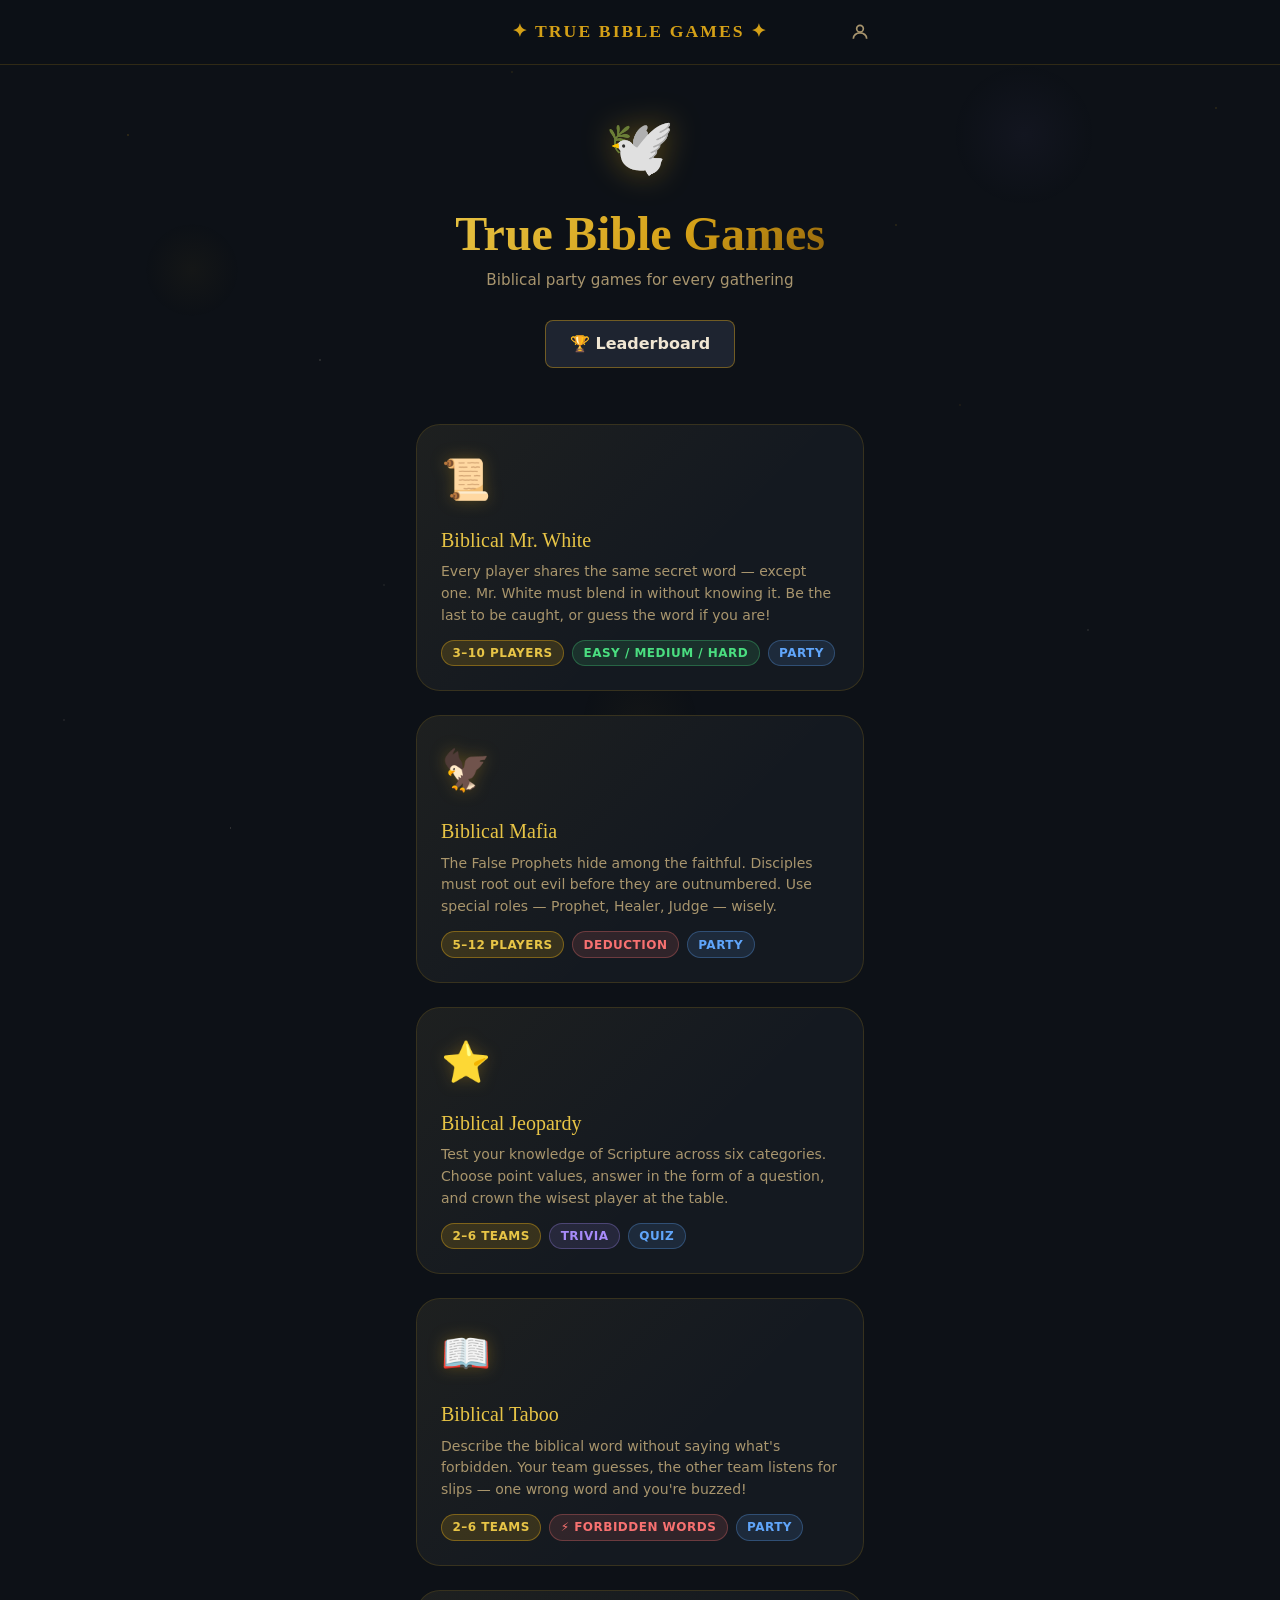
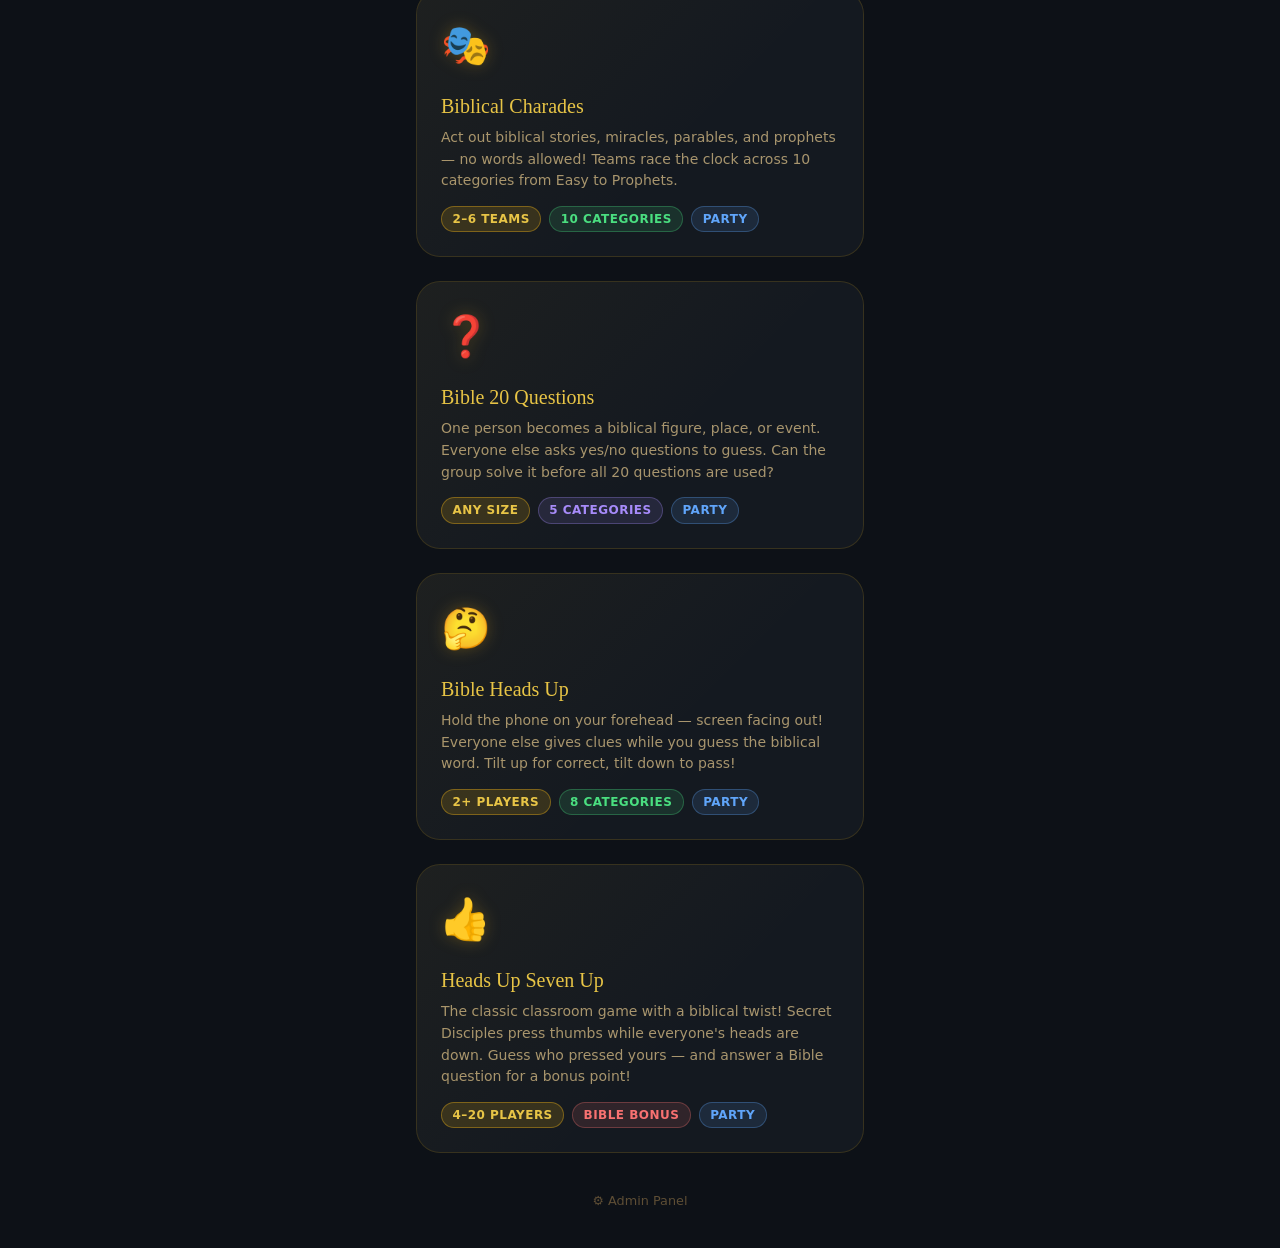
<file: index.html>
<!DOCTYPE html>
<html lang="en">
<head>
  <meta charset="UTF-8"/>
  <meta name="viewport" content="width=device-width, initial-scale=1, maximum-scale=1, user-scalable=no, viewport-fit=cover"/>
  <meta name="theme-color" content="#d4a017"/>
  <meta name="apple-mobile-web-app-capable" content="yes"/>
  <meta name="apple-mobile-web-app-status-bar-style" content="black-translucent"/>
  <meta name="apple-mobile-web-app-title" content="True Bible Games"/>
  <meta name="description" content="Biblical party games for groups — Mr. White, Mafia, Jeopardy, and more."/>
  <title>True Bible Games</title>
  <link rel="manifest" href="/manifest.json"/>
  <link rel="apple-touch-icon" href="/icons/icon-192.svg"/>
  <link rel="stylesheet" href="/css/styles.css"/>
</head>
<body>
  <!-- Header -->
  <header class="app-header">
    <div class="app-header-inner">
      <div style="width:40px"></div>
      <h1 class="header-title" style="font-size:1.1rem;letter-spacing:0.12em;text-transform:uppercase;">✦ True Bible Games ✦</h1>
      <button class="header-action" onclick="navigateTo('/admin/index.html')" title="Admin">
        <svg width="20" height="20" fill="none" stroke="currentColor" stroke-width="2" viewBox="0 0 24 24">
          <circle cx="12" cy="8" r="4"/><path d="M4 20c0-4 3.6-7 8-7s8 3 8 7"/>
        </svg>
      </button>
    </div>
  </header>

  <!-- Hero -->
  <main class="page" style="padding-bottom:2rem;">
    <div class="container">
      <div class="hero stagger">
        <span class="hero-icon" aria-hidden="true">🕊️</span>
        <h1 class="hero-title">True Bible Games</h1>
        <p class="hero-sub" style="margin-bottom:1.75rem;">Biblical party games for every gathering</p>
        <button onclick="navigateTo('/scoreboard.html')"
          class="btn btn-secondary"
          style="margin:0 auto 2rem;display:inline-flex;gap:0.5rem;align-items:center;">
          🏆 Leaderboard
        </button>
      </div>

      <!-- Games Grid -->
      <div class="flex flex-col gap-3 stagger" id="gamesGrid">

        <!-- Mr. White -->
        <a class="game-card" href="/games/mr-white.html">
          <span class="game-card-icon">📜</span>
          <div class="game-card-title">Biblical Mr. White</div>
          <p class="game-card-desc">
            Every player shares the same secret word — except one. Mr. White must blend in without knowing it. Be the last to be caught, or guess the word if you are!
          </p>
          <div class="game-card-meta">
            <span class="badge badge-gold">3–10 Players</span>
            <span class="badge badge-green">Easy / Medium / Hard</span>
            <span class="badge badge-blue">Party</span>
          </div>
        </a>

        <!-- Mafia -->
        <a class="game-card" href="/games/mafia.html">
          <span class="game-card-icon">🦅</span>
          <div class="game-card-title">Biblical Mafia</div>
          <p class="game-card-desc">
            The False Prophets hide among the faithful. Disciples must root out evil before they are outnumbered. Use special roles — Prophet, Healer, Judge — wisely.
          </p>
          <div class="game-card-meta">
            <span class="badge badge-gold">5–12 Players</span>
            <span class="badge badge-red">Deduction</span>
            <span class="badge badge-blue">Party</span>
          </div>
        </a>

        <!-- Jeopardy -->
        <a class="game-card" href="/games/jeopardy.html">
          <span class="game-card-icon">⭐</span>
          <div class="game-card-title">Biblical Jeopardy</div>
          <p class="game-card-desc">
            Test your knowledge of Scripture across six categories. Choose point values, answer in the form of a question, and crown the wisest player at the table.
          </p>
          <div class="game-card-meta">
            <span class="badge badge-gold">2–6 Teams</span>
            <span class="badge badge-purple">Trivia</span>
            <span class="badge badge-blue">Quiz</span>
          </div>
        </a>

        <!-- Taboo -->
        <a class="game-card" href="/games/taboo.html">
          <span class="game-card-icon">📖</span>
          <div class="game-card-title">Biblical Taboo</div>
          <p class="game-card-desc">
            Describe the biblical word without saying what's forbidden. Your team guesses, the other team listens for slips — one wrong word and you're buzzed!
          </p>
          <div class="game-card-meta">
            <span class="badge badge-gold">2–6 Teams</span>
            <span class="badge badge-red">⚡ Forbidden Words</span>
            <span class="badge badge-blue">Party</span>
          </div>
        </a>

        <!-- Charades -->
        <a class="game-card" href="/games/charades.html">
          <span class="game-card-icon">🎭</span>
          <div class="game-card-title">Biblical Charades</div>
          <p class="game-card-desc">
            Act out biblical stories, miracles, parables, and prophets — no words allowed! Teams race the clock across 10 categories from Easy to Prophets.
          </p>
          <div class="game-card-meta">
            <span class="badge badge-gold">2–6 Teams</span>
            <span class="badge badge-green">10 Categories</span>
            <span class="badge badge-blue">Party</span>
          </div>
        </a>

        <!-- 20 Questions -->
        <a class="game-card" href="/games/twenty-questions.html">
          <span class="game-card-icon">❓</span>
          <div class="game-card-title">Bible 20 Questions</div>
          <p class="game-card-desc">
            One person becomes a biblical figure, place, or event. Everyone else asks yes/no questions to guess. Can the group solve it before all 20 questions are used?
          </p>
          <div class="game-card-meta">
            <span class="badge badge-gold">Any Size</span>
            <span class="badge badge-purple">5 Categories</span>
            <span class="badge badge-blue">Party</span>
          </div>
        </a>

        <!-- Bible Heads Up -->
        <a class="game-card" href="/games/heads-up.html">
          <span class="game-card-icon">🤔</span>
          <div class="game-card-title">Bible Heads Up</div>
          <p class="game-card-desc">
            Hold the phone on your forehead — screen facing out! Everyone else gives clues while you guess the biblical word. Tilt up for correct, tilt down to pass!
          </p>
          <div class="game-card-meta">
            <span class="badge badge-gold">2+ Players</span>
            <span class="badge badge-green">8 Categories</span>
            <span class="badge badge-blue">Party</span>
          </div>
        </a>

        <!-- Heads Up Seven Up -->
        <a class="game-card" href="/games/seven-up.html">
          <span class="game-card-icon">👍</span>
          <div class="game-card-title">Heads Up Seven Up</div>
          <p class="game-card-desc">
            The classic classroom game with a biblical twist! Secret Disciples press thumbs while everyone's heads are down. Guess who pressed yours — and answer a Bible question for a bonus point!
          </p>
          <div class="game-card-meta">
            <span class="badge badge-gold">4–20 Players</span>
            <span class="badge badge-red">Bible Bonus</span>
            <span class="badge badge-blue">Party</span>
          </div>
        </a>

      </div>

      <!-- Admin link -->
      <div class="text-center mt-4" style="color:var(--text3);font-size:0.8rem;">
        <button onclick="navigateTo('/admin/index.html')" style="background:none;border:none;color:var(--text3);font-size:0.8rem;cursor:pointer;padding:0.5rem;">
          ⚙️ Admin Panel
        </button>
      </div>
    </div>
  </main>

  <script src="/js/app.js"></script>
</body>
</html>
</file>
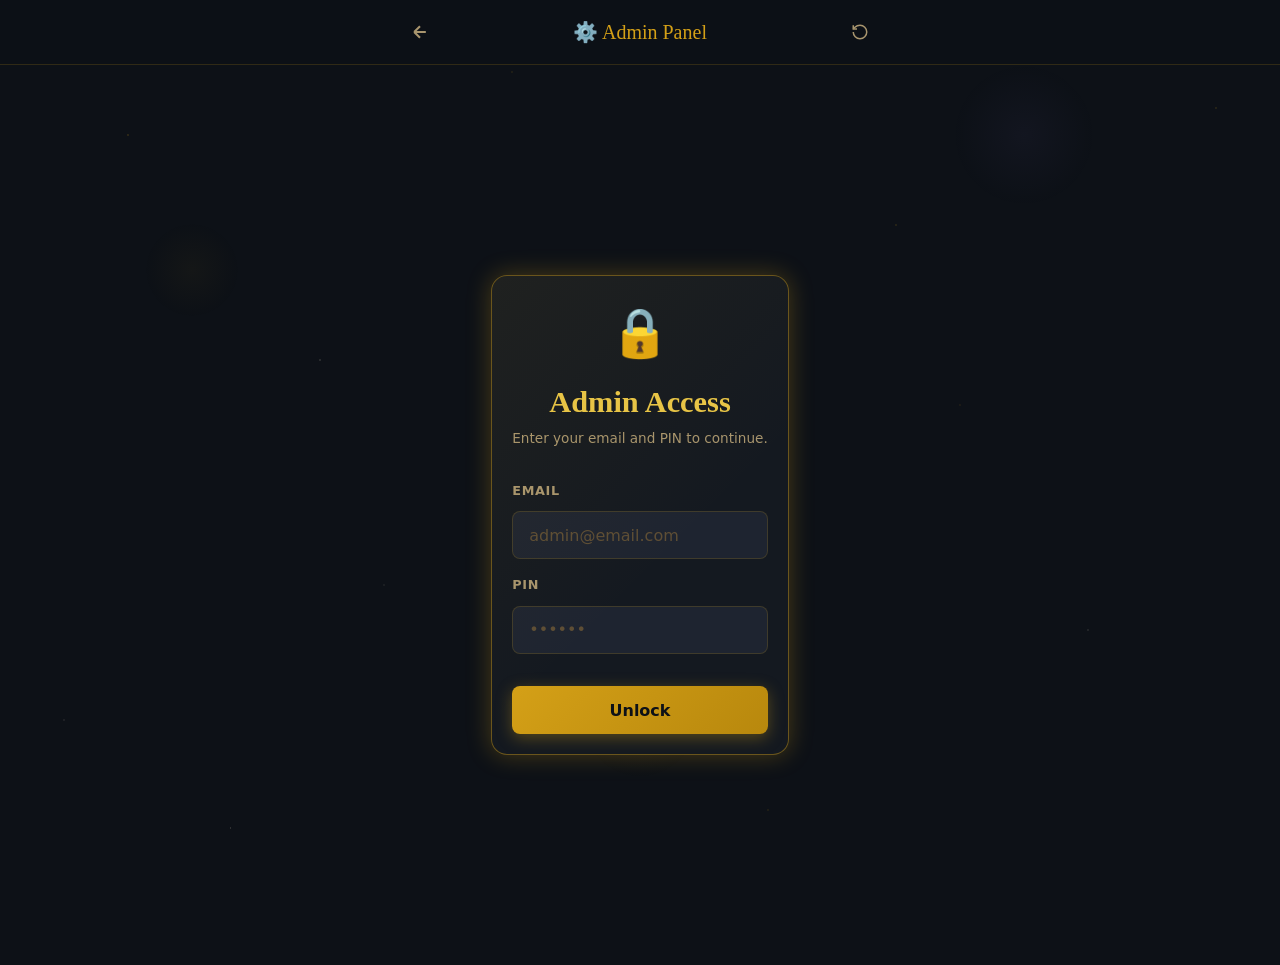
<file: admin/index.html>
<!DOCTYPE html>
<html lang="en">
<head>
  <meta charset="UTF-8"/>
  <meta name="viewport" content="width=device-width, initial-scale=1, maximum-scale=1, user-scalable=no, viewport-fit=cover"/>
  <meta name="theme-color" content="#d4a017"/>
  <meta name="apple-mobile-web-app-capable" content="yes"/>
  <meta name="apple-mobile-web-app-status-bar-style" content="black-translucent"/>
  <title>Admin — True Bible Games</title>
  <link rel="stylesheet" href="/css/styles.css"/>
</head>
<body>
  <header class="app-header">
    <div class="app-header-inner">
      <button class="back-btn" onclick="navigateTo('/')" aria-label="Back">
        <svg width="20" height="20" fill="none" stroke="currentColor" stroke-width="2.5" viewBox="0 0 24 24"><path d="M19 12H5M5 12l7-7M5 12l7 7"/></svg>
      </button>
      <span class="header-title">⚙️ Admin Panel</span>
      <button class="header-action" onclick="showResetConfirm()" title="Reset all data">
        <svg width="18" height="18" fill="none" stroke="currentColor" stroke-width="2" viewBox="0 0 24 24"><path d="M3 12a9 9 0 1 0 9-9 9.75 9.75 0 0 0-6.74 2.74L3 8"/><path d="M3 3v5h5"/></svg>
      </button>
    </div>
  </header>

  <!-- Auth gate -->
  <div id="authGate" class="page" style="display:flex;align-items:center;justify-content:center;">
    <div class="container animate-pop-in" style="padding-top:2rem;padding-bottom:2rem;">
      <div class="card card-glow p-3 text-center">
        <span style="font-size:3rem;display:block;margin-bottom:1rem;animation:float 3s ease-in-out infinite;">🔒</span>
        <h2 class="font-serif text-gold2 mb-1">Admin Access</h2>
        <p class="text-muted text-sm mb-4">Enter your email and PIN to continue.</p>
        <div class="input-group mb-2">
          <label class="input-label" style="text-align:left;">Email</label>
          <input class="input" type="email" id="emailInput" placeholder="admin@email.com"
            autocomplete="email" autocapitalize="none" inputmode="email"
            onkeydown="if(event.key==='Enter')document.getElementById('pinInput').focus()"/>
        </div>
        <div class="input-group mb-4">
          <label class="input-label" style="text-align:left;">PIN</label>
          <input class="input" type="password" id="pinInput" placeholder="••••••"
            inputmode="numeric" maxlength="12"
            onkeydown="if(event.key==='Enter')checkPassword()"/>
        </div>
        <button class="btn btn-primary btn-full" onclick="checkPassword()">Unlock</button>
        <p id="authError" class="text-sm mt-2" style="color:var(--red);display:none;">Incorrect email or PIN.</p>
      </div>
    </div>
  </div>

  <!-- Main admin UI -->
  <main class="page safe-bottom hidden" id="adminMain">
    <div class="container" style="padding-top:1.25rem;padding-bottom:2rem;">
      <!-- Tabs row 1 -->
      <div class="tabs mb-1" id="adminTabs">
        <button class="tab active" onclick="showTab('mrwhite',this)">Mr. White</button>
        <button class="tab" onclick="showTab('jeopardy',this)">Jeopardy</button>
        <button class="tab" onclick="showTab('mafia',this)">Mafia</button>
        <button class="tab" onclick="showTab('taboo',this)">Taboo</button>
      </div>
      <!-- Tabs row 2 -->
      <div class="tabs mb-4" id="adminTabs2">
        <button class="tab" onclick="showTab('charades',this)">Charades</button>
        <button class="tab" onclick="showTab('twentyq',this)">20 Questions</button>
        <button class="tab" onclick="showTab('headsup',this)">Heads Up</button>
        <button class="tab" onclick="showTab('settings',this)">Settings</button>
      </div>

      <!-- Mr. White Tab -->
      <div id="tab-mrwhite" class="stagger">
        <div class="mb-3">
          <h3 class="font-serif text-gold2 mb-1">Mr. White Word Pairs</h3>
          <p class="text-muted text-sm">Each entry is a pair — citizens get the left word, Mr. White gets the right (a related but different word).</p>
        </div>
        <div id="mw-pairs-editor"></div>
      </div>

      <!-- Jeopardy Tab -->
      <div id="tab-jeopardy" class="hidden stagger">
        <div class="flex justify-between items-center mb-3">
          <div>
            <h3 class="font-serif text-gold2 mb-1">Jeopardy Categories</h3>
            <p class="text-muted text-sm">Edit categories, questions, and answers.</p>
          </div>
          <button class="btn btn-primary btn-sm" onclick="addJeopardyCategory()">+ Category</button>
        </div>
        <div id="jeopardyCatList" class="flex flex-col gap-3"></div>
      </div>

      <!-- Mafia Tab -->
      <div id="tab-mafia" class="hidden stagger">
        <div class="mb-3">
          <h3 class="font-serif text-gold2 mb-1">Role Distribution</h3>
          <p class="text-muted text-sm">Adjust how many of each role appear per player count.</p>
        </div>
        <div id="mafiaRoleEditor" class="flex flex-col gap-3"></div>
      </div>

      <!-- Taboo Tab -->
      <div id="tab-taboo" class="hidden stagger">
        <div class="flex justify-between items-center mb-3">
          <div>
            <h3 class="font-serif text-gold2 mb-1">Taboo Cards</h3>
            <p class="text-muted text-sm">Each card needs a word and 5 forbidden words.</p>
          </div>
          <button class="btn btn-primary btn-sm" onclick="addTabooCard()">+ Card</button>
        </div>
        <div id="tabooCardList" class="flex flex-col gap-3"></div>
      </div>

      <!-- Charades Tab -->
      <div id="tab-charades" class="hidden stagger">
        <div class="mb-3">
          <h3 class="font-serif text-gold2 mb-1">Charades Cards</h3>
          <p class="text-muted text-sm">Each card has an act description and an optional hint. Cards are grouped by category.</p>
        </div>
        <div id="charadesEditor"></div>
      </div>

      <!-- 20 Questions Tab -->
      <div id="tab-twentyq" class="hidden stagger">
        <div class="mb-3">
          <h3 class="font-serif text-gold2 mb-1">20 Questions Cards</h3>
          <p class="text-muted text-sm">Each card has a name, description, and 3 facts. Grouped by category.</p>
        </div>
        <div id="twentyqEditor"></div>
      </div>

      <!-- Heads Up Tab -->
      <div id="tab-headsup" class="hidden stagger">
        <div class="mb-3">
          <h3 class="font-serif text-gold2 mb-1">Bible Heads Up Words</h3>
          <p class="text-muted text-sm">Each category is a list of words players must guess.</p>
        </div>
        <div id="headsUpEditor"></div>
      </div>

      <!-- Settings Tab -->
      <div id="tab-settings" class="hidden stagger">
        <div class="mb-3">
          <h3 class="font-serif text-gold2 mb-1">Settings</h3>
        </div>

        <div class="card mb-3">
          <p class="input-label mb-2">Change Login Credentials</p>
          <div class="flex flex-col gap-2">
            <input class="input" type="email" id="newEmailInput" placeholder="New email" autocapitalize="none"/>
            <input class="input" type="password" id="newPinInput" placeholder="New PIN" inputmode="numeric" maxlength="12"/>
            <input class="input" type="password" id="newPinConfirm" placeholder="Confirm PIN" inputmode="numeric" maxlength="12"/>
            <button class="btn btn-primary btn-sm" onclick="changeCredentials()">Update Credentials</button>
          </div>
        </div>

        <div class="card mb-3">
          <p class="input-label mb-2">Export Game Data</p>
          <p class="text-muted text-sm mb-2">Download all game content as JSON backup.</p>
          <button class="btn btn-secondary btn-sm" onclick="exportData()">Download Backup</button>
        </div>

        <div class="card mb-3">
          <p class="input-label mb-2">Import Game Data</p>
          <p class="text-muted text-sm mb-2">Restore from a JSON backup file.</p>
          <input type="file" accept=".json" id="importFile" style="display:none;" onchange="importData(this)"/>
          <button class="btn btn-secondary btn-sm" onclick="document.getElementById('importFile').click()">Choose File</button>
        </div>

        <div class="card">
          <p class="input-label mb-2">Danger Zone</p>
          <button class="btn btn-danger btn-sm btn-full" onclick="showResetConfirm()">Reset All Data to Defaults</button>
        </div>
      </div>
    </div>
  </main>

  <script src="/js/app.js"></script>
  <script src="/js/game-data.js"></script>
  <script src="/js/admin.js"></script>
</body>
</html>
</file>
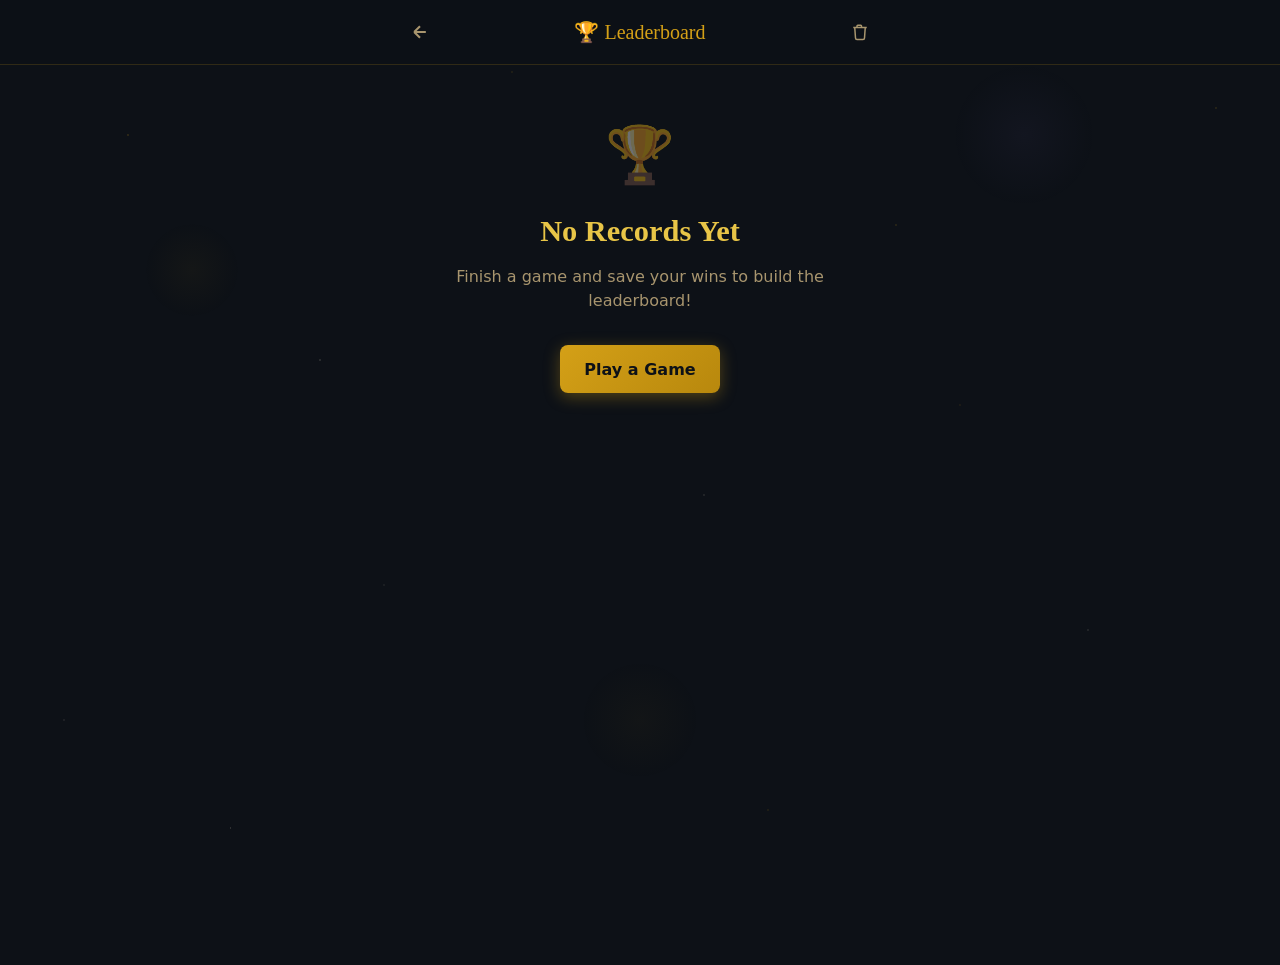
<file: scoreboard.html>
<!DOCTYPE html>
<html lang="en">
<head>
  <meta charset="UTF-8"/>
  <meta name="viewport" content="width=device-width, initial-scale=1, maximum-scale=1, user-scalable=no, viewport-fit=cover"/>
  <meta name="theme-color" content="#d4a017"/>
  <meta name="apple-mobile-web-app-capable" content="yes"/>
  <meta name="apple-mobile-web-app-status-bar-style" content="black-translucent"/>
  <title>Leaderboard — True Bible Games</title>
  <link rel="stylesheet" href="/css/styles.css"/>
</head>
<body>
  <header class="app-header">
    <div class="app-header-inner">
      <button class="back-btn" onclick="navigateTo('/')" aria-label="Back">
        <svg width="20" height="20" fill="none" stroke="currentColor" stroke-width="2.5" viewBox="0 0 24 24"><path d="M19 12H5M5 12l7-7M5 12l7 7"/></svg>
      </button>
      <span class="header-title">🏆 Leaderboard</span>
      <button class="header-action" onclick="confirmClear()" title="Clear all">
        <svg width="18" height="18" fill="none" stroke="currentColor" stroke-width="2" viewBox="0 0 24 24">
          <polyline points="3 6 5 6 21 6"/><path d="M19 6l-1 14a2 2 0 0 1-2 2H8a2 2 0 0 1-2-2L5 6m3 0V4a1 1 0 0 1 1-1h4a1 1 0 0 1 1 1v2"/>
        </svg>
      </button>
    </div>
  </header>

  <main class="page safe-bottom" id="appRoot"></main>

  <script src="/js/app.js"></script>
  <script src="/js/scoreboard.js"></script>
  <script>
    const GAME_LABELS = {
      mrwhite:  { label: 'Mr. White', icon: '📜' },
      mafia:    { label: 'Mafia',     icon: '🦅' },
      jeopardy: { label: 'Jeopardy',  icon: '⭐' },
      taboo:    { label: 'Taboo',     icon: '📖' },
    };

    const RANK_ICONS = ['🥇','🥈','🥉'];

    function renderBoard() {
      const root  = document.getElementById('appRoot');
      const top   = getTopPlayers();

      if (top.length === 0) {
        root.innerHTML = `
          <div class="container animate-fade-in" style="padding-top:3rem;padding-bottom:2rem;text-align:center;">
            <span style="font-size:3.5rem;display:block;margin-bottom:1rem;opacity:0.4;animation:float 4s ease-in-out infinite;">🏆</span>
            <h2 class="font-serif text-gold2 mb-2">No Records Yet</h2>
            <p class="text-muted">Finish a game and save your wins to build the leaderboard!</p>
            <button class="btn btn-primary mt-4" onclick="navigateTo('/')">Play a Game</button>
          </div>`;
        return;
      }

      const leader = top[0];

      root.innerHTML = `
        <div class="container animate-fade-in" style="padding-top:1.5rem;padding-bottom:2rem;">

          <!-- Top winner spotlight -->
          <div class="card card-glow text-center mb-4 stagger" style="padding:2rem;background:linear-gradient(145deg,rgba(212,160,23,0.1),rgba(212,160,23,0.04));">
            <div style="font-size:3rem;margin-bottom:0.5rem;animation:bounce 2s ease-in-out infinite;filter:drop-shadow(0 0 16px rgba(212,160,23,0.5));">🏆</div>
            <p style="font-size:0.72rem;letter-spacing:0.15em;text-transform:uppercase;color:var(--text2);margin-bottom:0.25rem;">All-Time Leader</p>
            <h2 class="font-serif" style="font-size:1.8rem;background:linear-gradient(135deg,var(--gold2),var(--gold));-webkit-background-clip:text;-webkit-text-fill-color:transparent;background-clip:text;">
              ${leader.name}
            </h2>
            <p class="text-muted text-sm mt-1">${leader.total} win${leader.total !== 1 ? 's' : ''} total</p>
            <div class="flex gap-2 justify-center mt-2">
              ${Object.entries(GAME_LABELS).filter(([g]) => leader.wins?.[g]).map(([g, info]) =>
                `<span class="badge badge-gold">${info.icon} ${leader.wins[g]}</span>`
              ).join('')}
            </div>
          </div>

          <!-- Full leaderboard -->
          <div class="card mb-4">
            <p class="input-label mb-3">All Players</p>
            <div class="flex flex-col gap-2 stagger">
              ${top.map((p, i) => `
                <div class="score-row ${i === 0 ? 'leader' : ''}" style="flex-direction:column;align-items:flex-start;gap:0.4rem;padding:0.85rem;">
                  <div class="flex items-center justify-between w-full">
                    <div class="flex items-center gap-2">
                      <span style="font-size:1.3rem;width:28px;">${RANK_ICONS[i] || `#${i+1}`}</span>
                      <div class="avatar ${i===0?'':'avatar-sm'}">${getInitials(p.name)}</div>
                      <span style="font-weight:600;">${p.name}</span>
                    </div>
                    <span class="score-value" style="${i===0?'':'font-size:1rem;'}">${p.total} <span class="text-muted" style="font-size:0.75rem;font-family:var(--font-b);">win${p.total!==1?'s':''}</span></span>
                  </div>
                  ${Object.keys(p.wins||{}).length ? `
                  <div class="flex gap-1 flex-wrap" style="padding-left:2.5rem;">
                    ${Object.entries(GAME_LABELS).filter(([g]) => p.wins?.[g]).map(([g, info]) =>
                      `<span style="font-size:0.72rem;padding:0.15rem 0.5rem;background:var(--gold-dim);border:1px solid var(--border2);border-radius:999px;color:var(--text2);">${info.icon} ${info.label}: ${p.wins[g]}</span>`
                    ).join('')}
                  </div>` : ''}
                </div>
              `).join('')}
            </div>
          </div>

          <!-- Per-game breakdown -->
          <div class="card">
            <p class="input-label mb-3">By Game</p>
            <div class="flex flex-col gap-3">
              ${Object.entries(GAME_LABELS).map(([game, info]) => {
                const ranked = top.filter(p => p.wins?.[game]).sort((a,b)=>(b.wins[game]||0)-(a.wins[game]||0));
                if (!ranked.length) return `
                  <div>
                    <p class="text-sm font-bold mb-1">${info.icon} ${info.label}</p>
                    <p class="text-muted text-sm">No games recorded yet.</p>
                  </div>`;
                return `
                  <div>
                    <p class="text-sm font-bold mb-2">${info.icon} ${info.label}</p>
                    <div class="flex flex-col gap-1">
                      ${ranked.slice(0,5).map((p, i) => `
                        <div class="flex items-center justify-between" style="padding:0.4rem 0.65rem;background:var(--bg3);border:1px solid var(--border);border-radius:var(--r-sm);">
                          <div class="flex items-center gap-2">
                            <span style="font-size:0.9rem;">${RANK_ICONS[i]||''}</span>
                            <span class="text-sm">${p.name}</span>
                          </div>
                          <span style="font-size:0.9rem;font-weight:700;color:var(--gold2);">${p.wins[game]}</span>
                        </div>
                      `).join('')}
                    </div>
                  </div>`;
              }).join('')}
            </div>
          </div>

        </div>`;
    }

    function confirmClear() {
      const html = `
        <div class="overlay center" id="clearOverlay">
          <div class="modal center-modal animate-pop-in" style="max-width:320px;">
            <div class="text-center mb-3">
              <span style="font-size:2.5rem;display:block;margin-bottom:0.5rem;">🗑️</span>
              <h3 class="font-serif text-gold2 mb-1">Clear Leaderboard?</h3>
              <p class="text-muted text-sm">All win records will be permanently deleted.</p>
            </div>
            <div class="flex gap-2">
              <button class="btn btn-ghost btn-full" onclick="document.getElementById('clearOverlay').remove()">Cancel</button>
              <button class="btn btn-danger btn-full" onclick="clearAll()">Clear All</button>
            </div>
          </div>
        </div>`;
      document.body.insertAdjacentHTML('beforeend', html);
    }

    function clearAll() {
      clearScoreboard();
      document.getElementById('clearOverlay')?.remove();
      showToast('Leaderboard cleared');
      renderBoard();
      haptic('heavy');
    }

    renderBoard();
  </script>
</body>
</html>
</file>
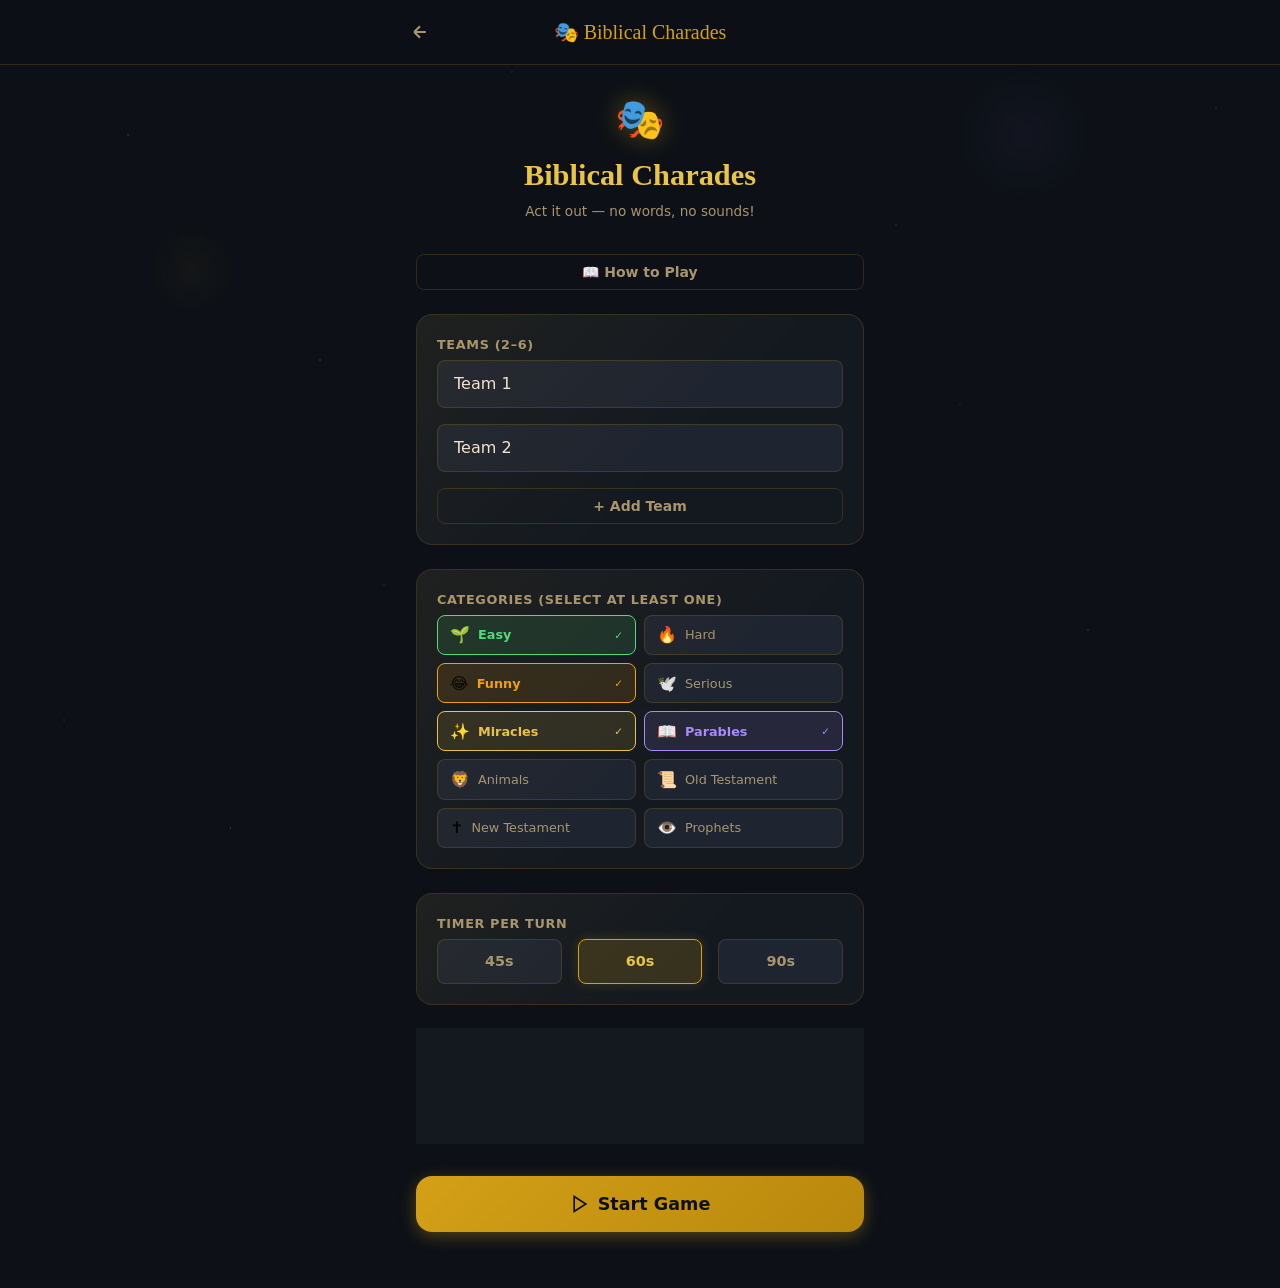
<file: games/charades.html>
<!DOCTYPE html>
<html lang="en">
<head>
  <meta charset="UTF-8"/>
  <meta name="viewport" content="width=device-width, initial-scale=1, maximum-scale=1, user-scalable=no, viewport-fit=cover"/>
  <meta name="theme-color" content="#d4a017"/>
  <meta name="apple-mobile-web-app-capable" content="yes"/>
  <meta name="apple-mobile-web-app-status-bar-style" content="black-translucent"/>
  <title>Biblical Charades — True Bible Games</title>
  <link rel="stylesheet" href="/css/styles.css"/>
  <style>
    .act-word {
      font-family: var(--font-h);
      font-size: clamp(1.6rem, 7vw, 2.6rem);
      font-weight: 700;
      background: linear-gradient(135deg, var(--gold2) 0%, var(--gold) 60%, #8b5e0a 100%);
      -webkit-background-clip: text;
      -webkit-text-fill-color: transparent;
      background-clip: text;
      line-height: 1.2;
      text-align: center;
    }
    .cat-badge {
      display: inline-block;
      padding: 0.25rem 0.75rem;
      border-radius: 999px;
      font-size: 0.72rem;
      font-weight: 700;
      letter-spacing: 0.06em;
      text-transform: uppercase;
    }
    .timer-ring { transition: stroke-dashoffset 0.1s linear; }
  </style>
</head>
<body>
  <header class="app-header">
    <div class="app-header-inner">
      <button class="back-btn" onclick="navigateTo('/')" aria-label="Back">
        <svg width="20" height="20" fill="none" stroke="currentColor" stroke-width="2.5" viewBox="0 0 24 24"><path d="M19 12H5M5 12l7-7M5 12l7 7"/></svg>
      </button>
      <span class="header-title">🎭 Biblical Charades</span>
      <div style="width:40px"></div>
    </div>
  </header>

  <main class="page safe-bottom">
    <div id="appRoot"></div>
  </main>

  <script src="/js/app.js"></script>
  <script src="/js/game-data.js"></script>
  <script src="/js/charades.js"></script>
</body>
</html>
</file>
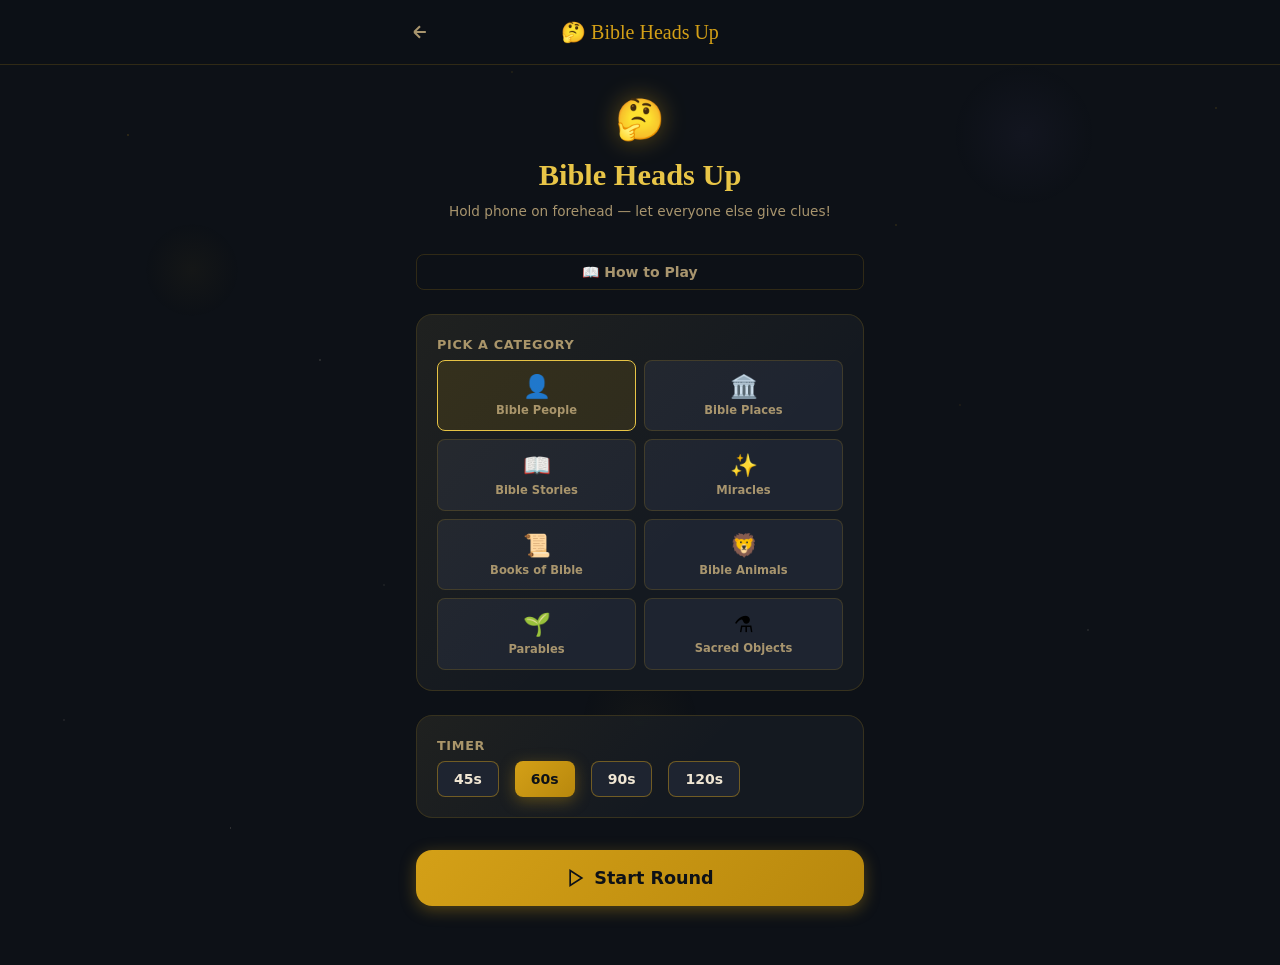
<file: games/heads-up.html>
<!DOCTYPE html>
<html lang="en">
<head>
  <meta charset="UTF-8"/>
  <meta name="viewport" content="width=device-width, initial-scale=1, maximum-scale=1, user-scalable=no, viewport-fit=cover"/>
  <meta name="theme-color" content="#d4a017"/>
  <meta name="apple-mobile-web-app-capable" content="yes"/>
  <meta name="apple-mobile-web-app-status-bar-style" content="black-translucent"/>
  <title>Bible Heads Up — True Bible Games</title>
  <link rel="stylesheet" href="/css/styles.css"/>
  <style>
    #huGameWrap {
      display: flex;
      flex-direction: column;
      height: calc(100vh - 56px);
      overflow: hidden;
      position: relative;
    }
  </style>
</head>
<body>
  <header class="app-header" id="appHeader">
    <div class="app-header-inner">
      <button class="back-btn" onclick="huHandleBack()" aria-label="Back">
        <svg width="20" height="20" fill="none" stroke="currentColor" stroke-width="2.5" viewBox="0 0 24 24"><path d="M19 12H5M5 12l7-7M5 12l7 7"/></svg>
      </button>
      <span class="header-title">🤔 Bible Heads Up</span>
      <div style="width:40px"></div>
    </div>
  </header>

  <main class="page safe-bottom" style="padding:0;overflow:hidden;">
    <div id="appRoot"></div>
  </main>

  <script src="/js/app.js"></script>
  <script src="/js/game-data.js"></script>
  <script src="/js/heads-up.js"></script>
</body>
</html>
</file>
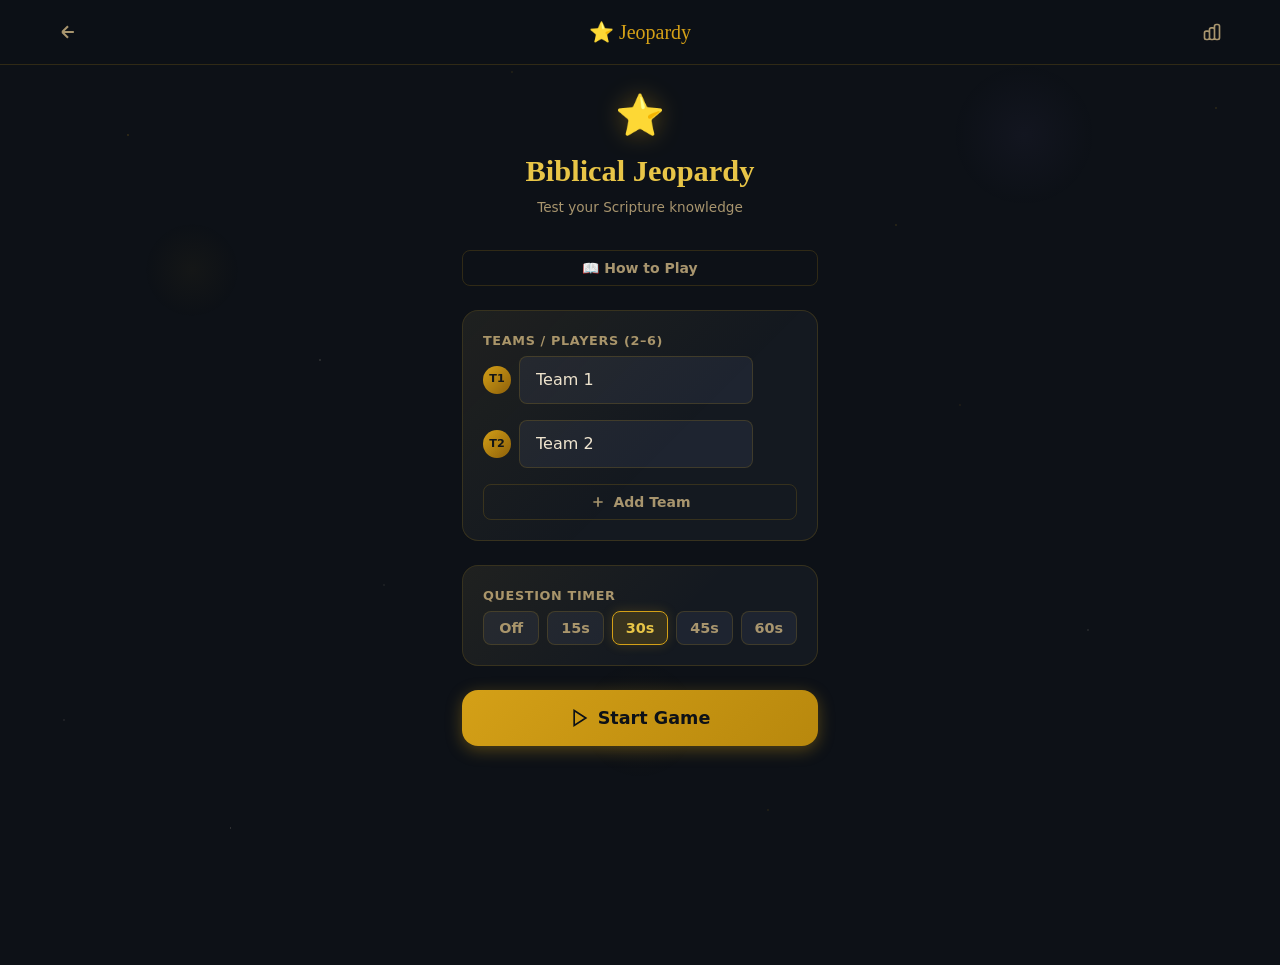
<file: games/jeopardy.html>
<!DOCTYPE html>
<html lang="en">
<head>
  <meta charset="UTF-8"/>
  <meta name="viewport" content="width=device-width, initial-scale=1, maximum-scale=1, user-scalable=no, viewport-fit=cover"/>
  <meta name="theme-color" content="#d4a017"/>
  <meta name="apple-mobile-web-app-capable" content="yes"/>
  <meta name="apple-mobile-web-app-status-bar-style" content="black-translucent"/>
  <title>Biblical Jeopardy — True Bible Games</title>
  <link rel="stylesheet" href="/css/styles.css"/>
  <style>
    /* ── Timer bar (used in question screen) ── */
    .timer-bar {
      height: 10px;
      background: var(--bg3);
      border-radius: 5px;
      overflow: hidden;
      margin-bottom: 0.5rem;
    }
    .timer-bar-fill {
      height: 100%;
      border-radius: 5px;
      transition: width 0.9s linear, background 0.5s;
    }

    /* ── Desktop / Landscape Layout ── */
    @media (min-width: 900px) {
      /* Full-screen dark background */
      body { background: var(--bg); }

      /* Header goes full-width */
      .app-header-inner { max-width: 100%; padding: 0 2rem; }

      /* Main layout becomes a side-by-side two-column */
      .jp-desktop-layout {
        display: grid;
        grid-template-columns: 1fr 320px;
        gap: 1.5rem;
        align-items: start;
        max-width: 1400px;
        margin: 0 auto;
        padding: 1.5rem 2rem;
      }

      /* Board fills the left column */
      .jeopardy-board-wrap {
        width: 100%;
      }

      /* Score sidebar on the right */
      .jp-score-sidebar {
        position: sticky;
        top: 80px;
        display: flex;
        flex-direction: column;
        gap: 0.75rem;
      }

      /* Bigger cells on desktop */
      .jeopardy-cell {
        min-height: 72px;
        font-size: 1.4rem;
      }
      .jeopardy-cell.header {
        min-height: 56px;
        font-size: 0.85rem;
      }

      /* Question screen — centered card */
      .jp-question-desktop {
        max-width: 700px;
        margin: 2rem auto;
      }

      /* Setup screen centered */
      .jp-setup-wrap {
        max-width: 600px;
        margin: 0 auto;
      }
    }

    /* Force landscape hint on tablets in portrait */
    @media (max-width: 899px) and (orientation: portrait) and (min-width: 600px) {
      .jp-landscape-hint {
        display: flex;
        align-items: center;
        gap: 0.5rem;
        background: var(--gold-dim);
        border: 1px solid var(--border2);
        border-radius: var(--r-sm);
        padding: 0.6rem 1rem;
        margin-bottom: 1rem;
        font-size: 0.8rem;
        color: var(--gold2);
      }
    }
    @media (min-width: 900px), (orientation: landscape) {
      .jp-landscape-hint { display: none !important; }
    }
    @media (max-width: 599px) {
      .jp-landscape-hint { display: none !important; }
    }
  </style>
</head>
<body>
  <header class="app-header">
    <div class="app-header-inner">
      <button class="back-btn" onclick="navigateTo('/')" aria-label="Back">
        <svg width="20" height="20" fill="none" stroke="currentColor" stroke-width="2.5" viewBox="0 0 24 24"><path d="M19 12H5M5 12l7-7M5 12l7 7"/></svg>
      </button>
      <span class="header-title">⭐ Jeopardy</span>
      <button class="header-action" onclick="showScoreEdit()" title="Scores">
        <svg width="20" height="20" fill="none" stroke="currentColor" stroke-width="2" viewBox="0 0 24 24">
          <path d="M9 19v-6a2 2 0 0 0-2-2H5a2 2 0 0 0-2 2v6a2 2 0 0 0 2 2h2a2 2 0 0 0 2-2zm0 0V9a2 2 0 0 1 2-2h2a2 2 0 0 1 2 2v10m-6 0a2 2 0 0 0 2 2h2a2 2 0 0 0 2-2m0 0V5a2 2 0 0 1 2-2h2a2 2 0 0 1 2 2v14a2 2 0 0 1-2 2h-2a2 2 0 0 1-2-2z"/>
        </svg>
      </button>
    </div>
  </header>

  <main class="page safe-bottom" id="appRoot"></main>

  <script src="/js/app.js"></script>
  <script src="/js/game-data.js"></script>
  <script src="/js/scoreboard.js"></script>
  <script src="/js/jeopardy.js"></script>
</body>
</html>
</file>
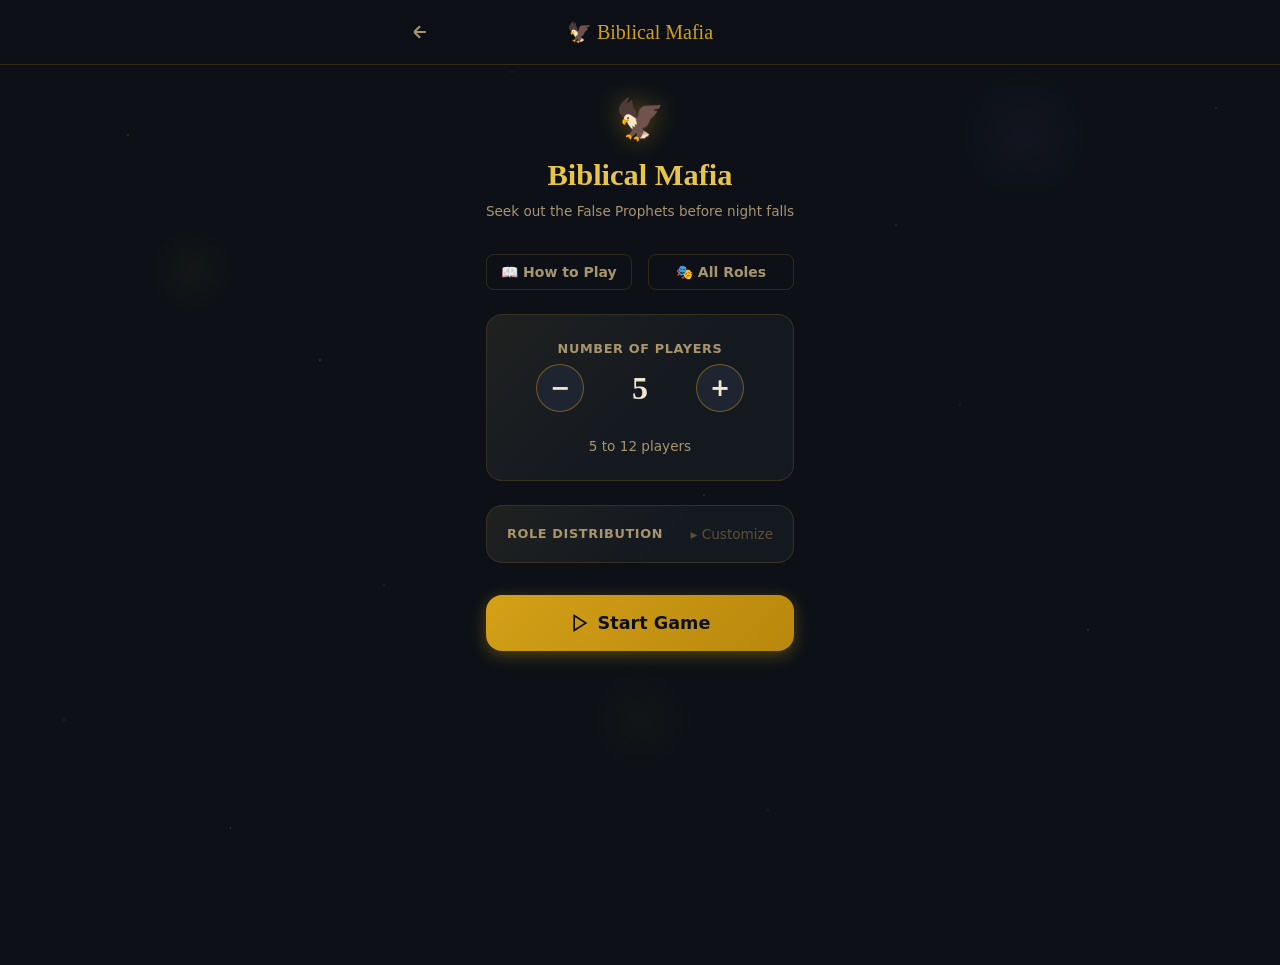
<file: games/mafia.html>
<!DOCTYPE html>
<html lang="en">
<head>
  <meta charset="UTF-8"/>
  <meta name="viewport" content="width=device-width, initial-scale=1, maximum-scale=1, user-scalable=no, viewport-fit=cover"/>
  <meta name="theme-color" content="#d4a017"/>
  <meta name="apple-mobile-web-app-capable" content="yes"/>
  <meta name="apple-mobile-web-app-status-bar-style" content="black-translucent"/>
  <title>Biblical Mafia — True Bible Games</title>
  <link rel="stylesheet" href="/css/styles.css"/>
</head>
<body>
  <header class="app-header">
    <div class="app-header-inner">
      <button class="back-btn" onclick="navigateTo('/')" aria-label="Back">
        <svg width="20" height="20" fill="none" stroke="currentColor" stroke-width="2.5" viewBox="0 0 24 24"><path d="M19 12H5M5 12l7-7M5 12l7 7"/></svg>
      </button>
      <span class="header-title">🦅 Biblical Mafia</span>
      <div style="width:40px"></div>
    </div>
  </header>

  <main class="page safe-bottom" id="appRoot"></main>

  <script src="/js/app.js"></script>
  <script src="/js/game-data.js"></script>
  <script src="/js/scoreboard.js"></script>
  <script src="/js/mafia.js"></script>
</body>
</html>
</file>
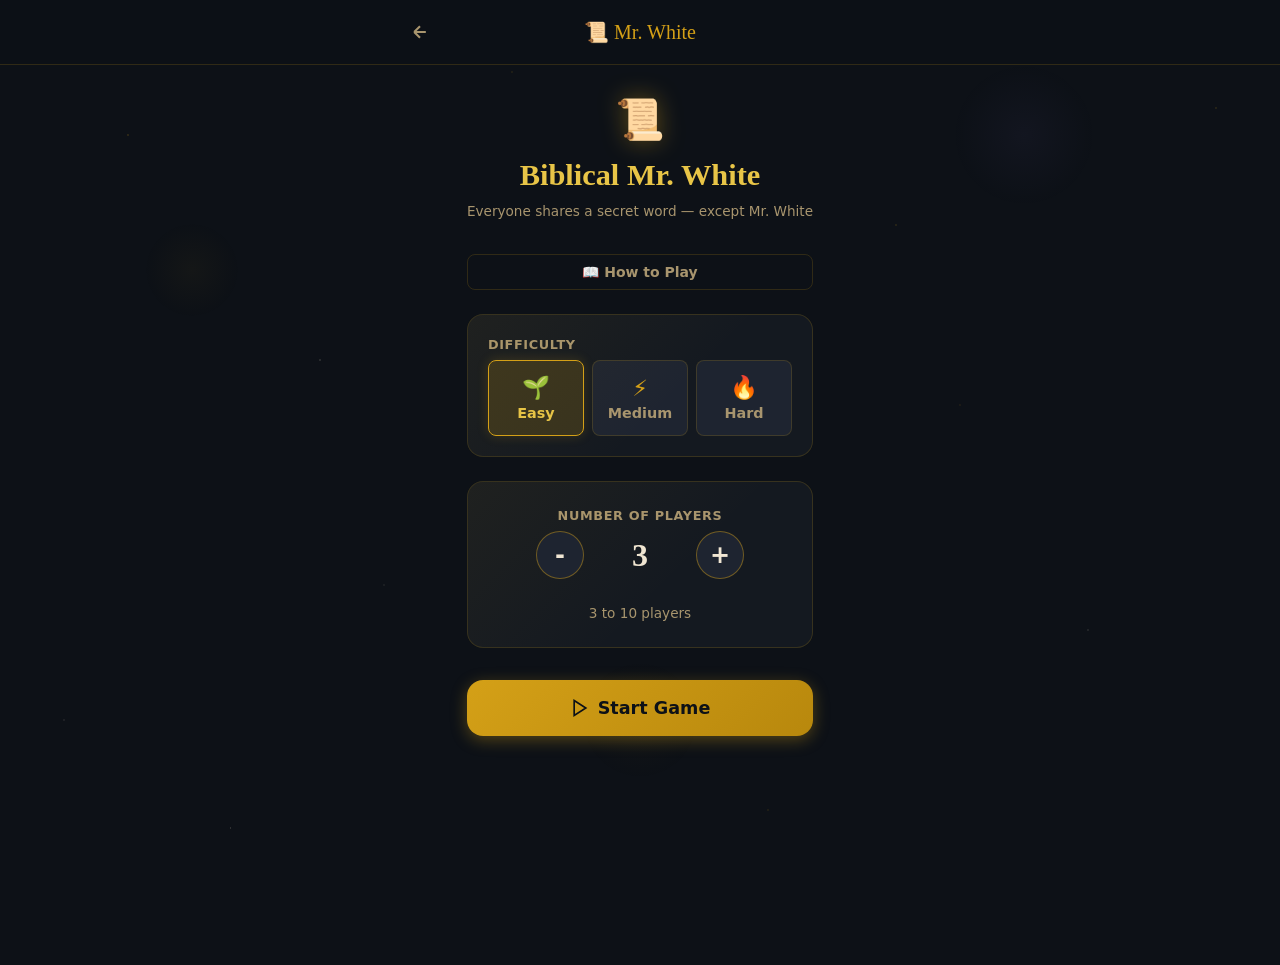
<file: games/mr-white.html>
<!DOCTYPE html>
<html lang="en">
<head>
  <meta charset="UTF-8"/>
  <meta name="viewport" content="width=device-width, initial-scale=1, viewport-fit=cover"/>
  <meta name="theme-color" content="#d4a017"/>
  <meta name="apple-mobile-web-app-capable" content="yes"/>
  <meta name="apple-mobile-web-app-status-bar-style" content="black-translucent"/>
  <title>Biblical Mr. White — True Bible Games</title>
  <link rel="stylesheet" href="/css/styles.css"/>
</head>
<body>
  <!-- Header -->
  <header class="app-header">
    <div class="app-header-inner">
      <button class="back-btn" onclick="navigateTo('/')" aria-label="Back">
        <svg width="20" height="20" fill="none" stroke="currentColor" stroke-width="2.5" viewBox="0 0 24 24"><path d="M19 12H5M5 12l7-7M5 12l7 7"/></svg>
      </button>
      <span class="header-title">📜 Mr. White</span>
      <div style="width:40px"></div>
    </div>
  </header>

  <main class="page safe-bottom" id="appRoot">
    <!-- screens injected by JS -->
  </main>

  <script src="/js/app.js"></script>
  <script src="/js/game-data.js"></script>
  <script src="/js/scoreboard.js"></script>
  <script src="/js/mr-white.js"></script>
</body>
</html>
</file>
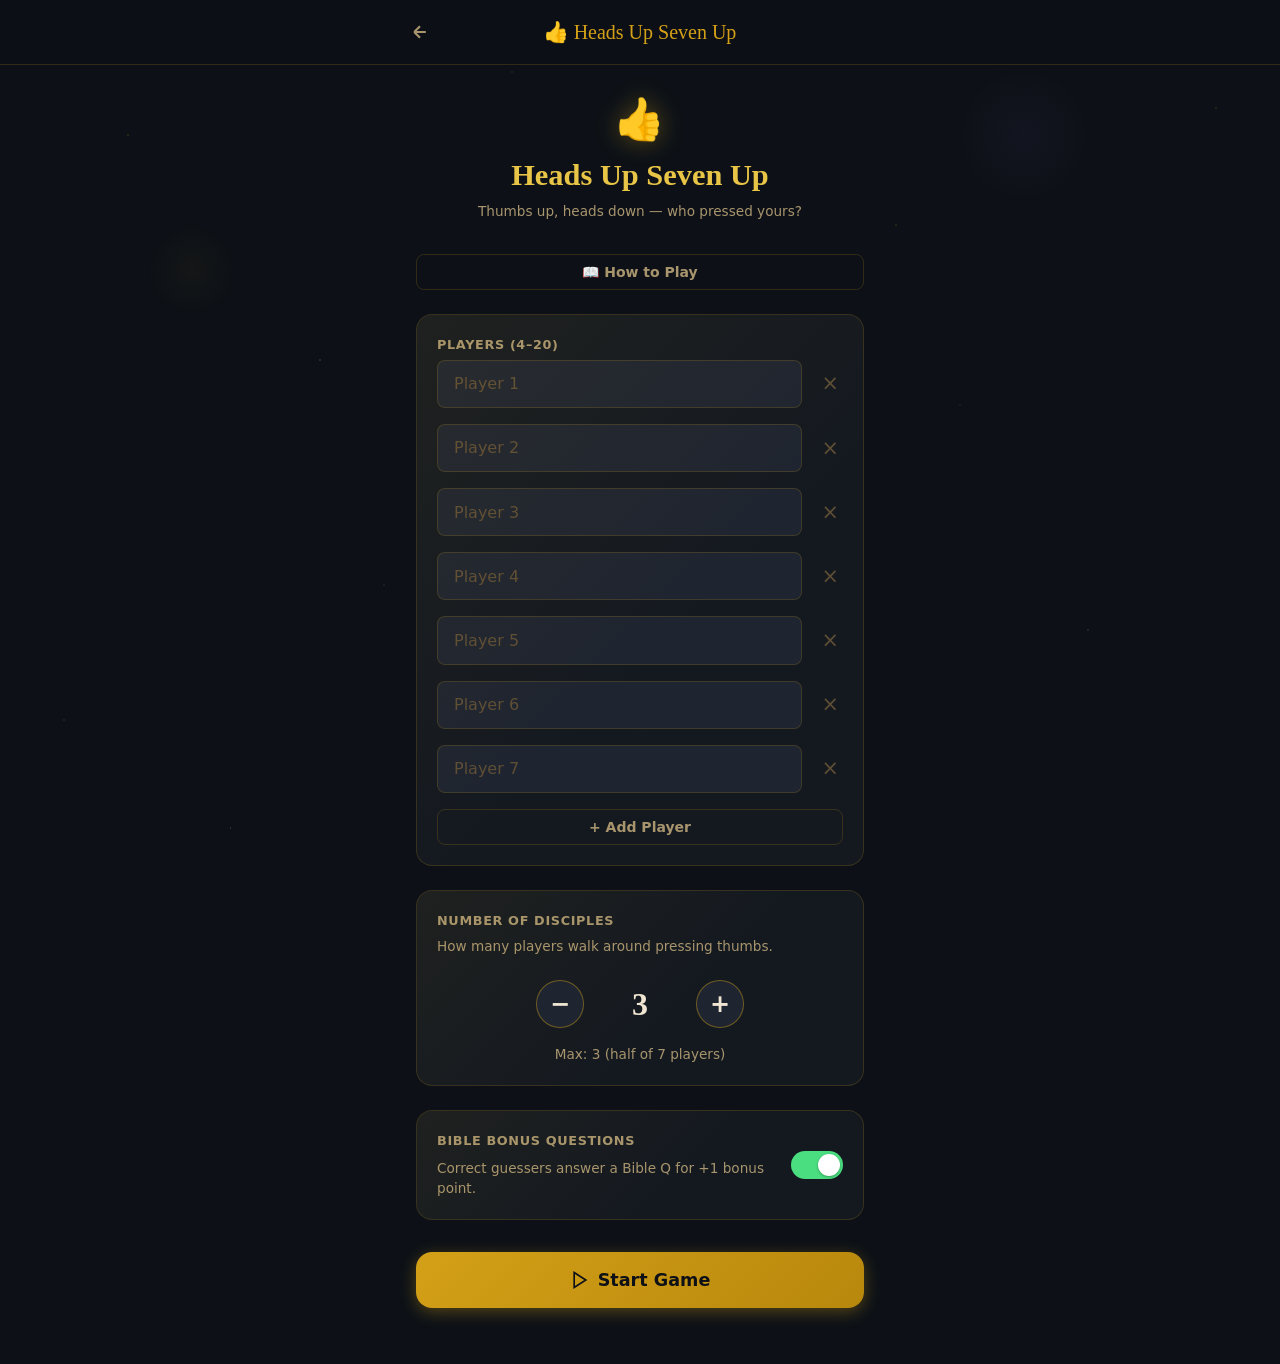
<file: games/seven-up.html>
<!DOCTYPE html>
<html lang="en">
<head>
  <meta charset="UTF-8"/>
  <meta name="viewport" content="width=device-width, initial-scale=1, maximum-scale=1, user-scalable=no, viewport-fit=cover"/>
  <meta name="theme-color" content="#d4a017"/>
  <meta name="apple-mobile-web-app-capable" content="yes"/>
  <meta name="apple-mobile-web-app-status-bar-style" content="black-translucent"/>
  <title>Heads Up Seven Up — True Bible Games</title>
  <link rel="stylesheet" href="/css/styles.css"/>
  <style>
    .heads-down-screen {
      background: linear-gradient(135deg, rgba(15,15,25,0.98) 0%, rgba(30,20,50,0.98) 100%);
      min-height: 100vh;
    }
    .disciple-chip {
      display: flex;
      align-items: center;
      gap: 0.6rem;
      padding: 0.55rem 0.85rem;
      background: rgba(212,160,23,0.08);
      border: 1px solid rgba(212,160,23,0.25);
      border-radius: var(--r-sm);
    }
    .player-select-btn {
      display: flex;
      align-items: center;
      gap: 0.6rem;
      width: 100%;
      padding: 0.65rem 0.85rem;
      background: var(--bg3);
      border: 1px solid var(--border);
      border-radius: var(--r-sm);
      cursor: pointer;
      color: var(--text);
      font-size: 0.9rem;
      transition: all 0.15s;
    }
    .player-select-btn.pressed {
      background: rgba(212,160,23,0.12);
      border-color: rgba(212,160,23,0.4);
      color: var(--gold2);
    }
    .player-select-btn.standing {
      background: rgba(74,222,128,0.08);
      border-color: rgba(74,222,128,0.3);
      color: var(--green);
    }
  </style>
</head>
<body>
  <header class="app-header">
    <div class="app-header-inner">
      <button class="back-btn" onclick="navigateTo('/')" aria-label="Back">
        <svg width="20" height="20" fill="none" stroke="currentColor" stroke-width="2.5" viewBox="0 0 24 24"><path d="M19 12H5M5 12l7-7M5 12l7 7"/></svg>
      </button>
      <span class="header-title">👍 Heads Up Seven Up</span>
      <div style="width:40px"></div>
    </div>
  </header>

  <main class="page safe-bottom">
    <div id="appRoot"></div>
  </main>

  <script src="/js/app.js"></script>
  <script src="/js/game-data.js"></script>
  <script src="/js/seven-up.js"></script>
</body>
</html>
</file>
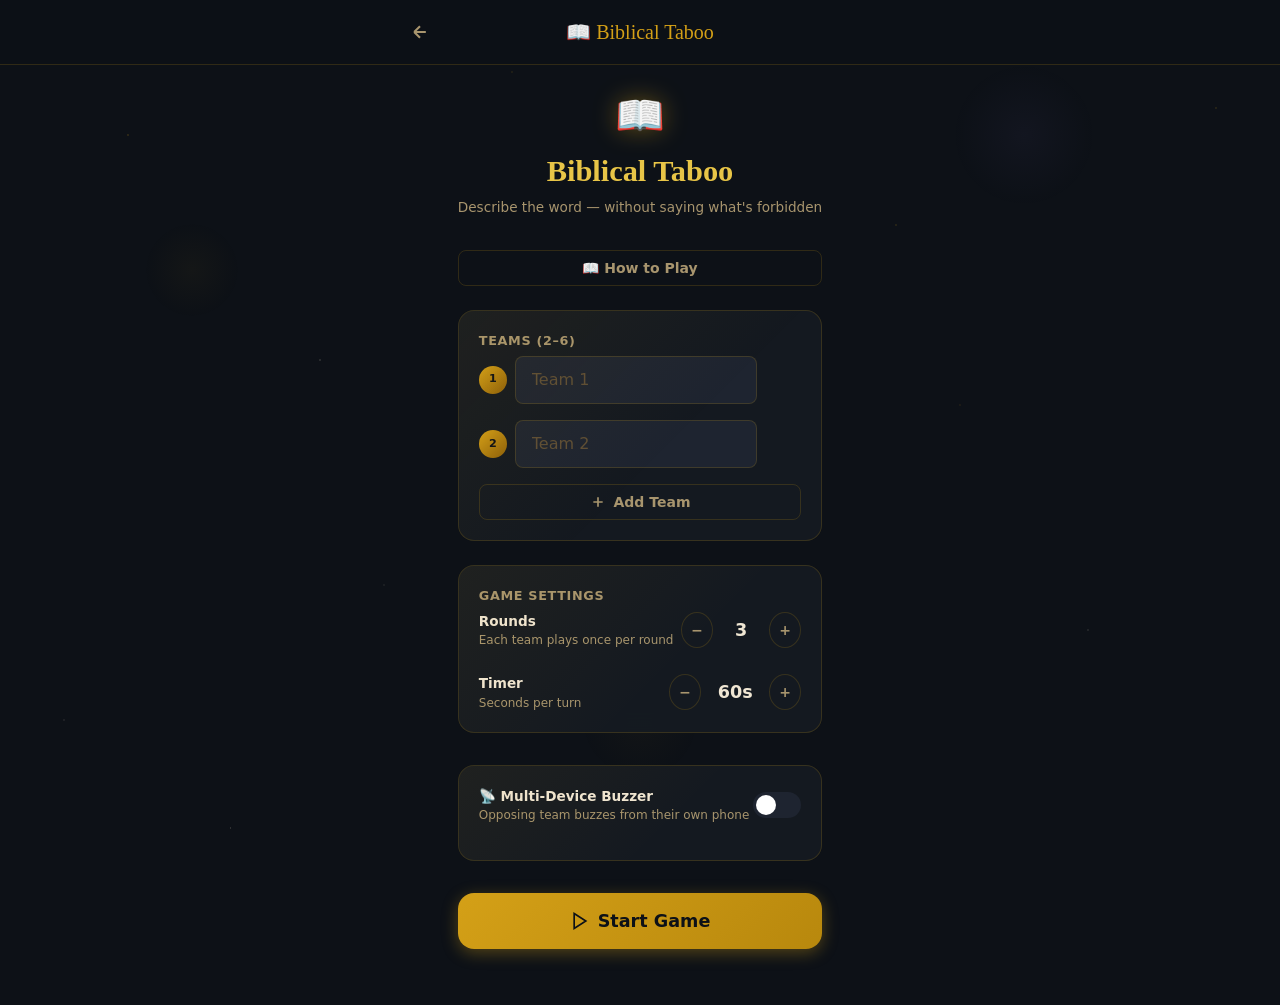
<file: games/taboo.html>
<!DOCTYPE html>
<html lang="en">
<head>
  <meta charset="UTF-8"/>
  <meta name="viewport" content="width=device-width, initial-scale=1, maximum-scale=1, user-scalable=no, viewport-fit=cover"/>
  <meta name="theme-color" content="#d4a017"/>
  <meta name="apple-mobile-web-app-capable" content="yes"/>
  <meta name="apple-mobile-web-app-status-bar-style" content="black-translucent"/>
  <title>Biblical Taboo — True Bible Games</title>
  <link rel="stylesheet" href="/css/styles.css"/>
  <style>
    .taboo-word {
      font-family: var(--font-h);
      font-size: clamp(2rem, 9vw, 3.2rem);
      font-weight: 700;
      background: linear-gradient(135deg, var(--gold2) 0%, var(--gold) 60%, #8b5e0a 100%);
      -webkit-background-clip: text;
      -webkit-text-fill-color: transparent;
      background-clip: text;
      line-height: 1.15;
      text-align: center;
    }
    .forbidden-word {
      display: flex;
      align-items: center;
      gap: 0.6rem;
      padding: 0.65rem 1rem;
      background: rgba(248,113,113,0.07);
      border: 1px solid rgba(248,113,113,0.2);
      border-radius: var(--r-sm);
      font-size: 1rem;
      font-weight: 600;
      color: var(--text);
      transition: var(--trans);
      position: relative;
      overflow: hidden;
    }
    .forbidden-word.buzzed {
      background: rgba(248,113,113,0.2);
      border-color: rgba(248,113,113,0.6);
      color: var(--red);
      text-decoration: line-through;
    }
    .forbidden-word::before {
      content: '⚡';
      font-size: 0.85rem;
      flex-shrink: 0;
    }
    .action-bar {
      display: grid;
      grid-template-columns: 1fr 1fr;
      gap: 0.75rem;
    }
    .action-bar .btn-buzz {
      grid-column: 1 / -1;
    }
    .score-pill {
      display: inline-flex;
      align-items: center;
      gap: 0.3rem;
      padding: 0.3rem 0.75rem;
      border-radius: 999px;
      font-size: 0.85rem;
      font-weight: 700;
    }
    .timer-bar {
      height: 5px;
      background: var(--bg3);
      border-radius: 3px;
      overflow: hidden;
      margin-bottom: 1rem;
    }
    .timer-bar-fill {
      height: 100%;
      border-radius: 3px;
      transition: width 0.9s linear, background 0.5s;
    }
    .turn-summary-row {
      display: flex;
      align-items: center;
      justify-content: space-between;
      padding: 0.6rem 0.85rem;
      border-radius: var(--r-sm);
      font-size: 0.95rem;
    }
    @keyframes fadeOut { from { opacity:1; } to { opacity:0; } }
  </style>
</head>
<body>
  <header class="app-header">
    <div class="app-header-inner">
      <button class="back-btn" onclick="confirmQuit()" aria-label="Back">
        <svg width="20" height="20" fill="none" stroke="currentColor" stroke-width="2.5" viewBox="0 0 24 24"><path d="M19 12H5M5 12l7-7M5 12l7 7"/></svg>
      </button>
      <span class="header-title" id="headerTitle">📖 Biblical Taboo</span>
      <div style="width:40px"></div>
    </div>
  </header>

  <main class="page safe-bottom" id="appRoot"></main>

  <script src="/js/app.js"></script>
  <script src="/js/game-data.js"></script>
  <script src="/js/scoreboard.js"></script>
  <script src="/js/taboo.js"></script>
</body>
</html>
</file>
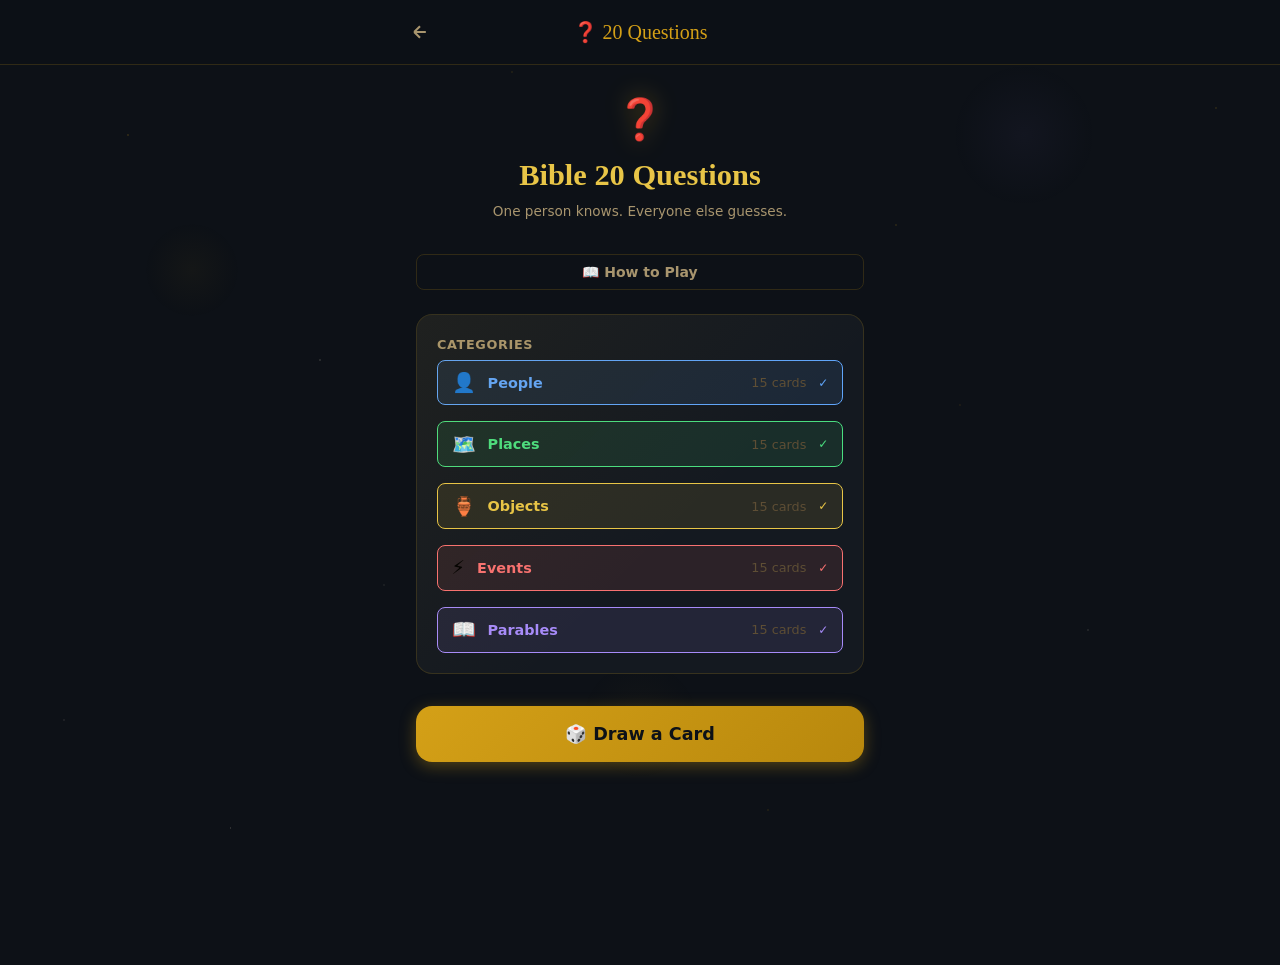
<file: games/twenty-questions.html>
<!DOCTYPE html>
<html lang="en">
<head>
  <meta charset="UTF-8"/>
  <meta name="viewport" content="width=device-width, initial-scale=1, maximum-scale=1, user-scalable=no, viewport-fit=cover"/>
  <meta name="theme-color" content="#d4a017"/>
  <meta name="apple-mobile-web-app-capable" content="yes"/>
  <meta name="apple-mobile-web-app-status-bar-style" content="black-translucent"/>
  <title>Bible 20 Questions — True Bible Games</title>
  <link rel="stylesheet" href="/css/styles.css"/>
  <style>
    .q-counter {
      font-family: var(--font-h);
      font-size: clamp(5rem, 22vw, 8rem);
      font-weight: 700;
      line-height: 1;
      color: var(--gold2);
      text-shadow: 0 0 40px rgba(212,160,23,0.3);
    }
    .q-counter.danger { color: var(--red); text-shadow: 0 0 40px rgba(248,113,113,0.3); }
    .q-counter.warning { color: #f59e0b; }
  </style>
</head>
<body>
  <header class="app-header">
    <div class="app-header-inner">
      <button class="back-btn" onclick="navigateTo('/')" aria-label="Back">
        <svg width="20" height="20" fill="none" stroke="currentColor" stroke-width="2.5" viewBox="0 0 24 24"><path d="M19 12H5M5 12l7-7M5 12l7 7"/></svg>
      </button>
      <span class="header-title">❓ 20 Questions</span>
      <div style="width:40px"></div>
    </div>
  </header>

  <main class="page safe-bottom">
    <div id="appRoot"></div>
  </main>

  <script src="/js/app.js"></script>
  <script src="/js/game-data.js"></script>
  <script src="/js/twenty-questions.js"></script>
</body>
</html>
</file>
<file: css/styles.css>
/* ─── Design Tokens ─────────────────────────────────────── */
:root {
  --bg: #0d1117;
  --bg2: #161b22;
  --bg3: #1e2430;
  --card: rgba(22, 27, 34, 0.9);
  --gold: #d4a017;
  --gold2: #e8c547;
  --gold-dim: rgba(212, 160, 23, 0.18);
  --gold-glow: rgba(212, 160, 23, 0.35);
  --text: #f0e6d3;
  --text2: #a8956e;
  --text3: #5e4e35;
  --green: #4ade80;
  --red: #f87171;
  --blue: #60a5fa;
  --purple: #a78bfa;
  --border: rgba(212,160,23,0.18);
  --border2: rgba(212,160,23,0.45);
  --r: 16px;
  --r-sm: 8px;
  --r-lg: 24px;
  --shadow: 0 8px 32px rgba(0,0,0,0.5);
  --shadow-gold: 0 0 24px rgba(212,160,23,0.3);
  --trans: 0.28s cubic-bezier(0.4,0,0.2,1);
  --font-h: 'Georgia', 'Times New Roman', serif;
  --font-b: system-ui, -apple-system, 'Segoe UI', sans-serif;
  --safe-top: env(safe-area-inset-top, 0px);
  --safe-bot: env(safe-area-inset-bottom, 0px);
}

/* ─── Reset ────────────────────────────────────────────── */
*, *::before, *::after { margin:0; padding:0; box-sizing:border-box; -webkit-tap-highlight-color:transparent; }
html { font-size:16px; scroll-behavior:smooth; height:100%; }
body {
  background: var(--bg);
  color: var(--text);
  font-family: var(--font-b);
  min-height: 100%;
  overflow-x: hidden;
  line-height: 1.5;
  -webkit-font-smoothing: antialiased;
}
a { color: inherit; text-decoration: none; }
button { font-family: inherit; cursor: pointer; border: none; background: none; }
input, textarea, select { font-family: inherit; }
img, svg { display: block; max-width: 100%; }

/* ─── Starfield BG ─────────────────────────────────────── */
body::before {
  content: '';
  position: fixed;
  inset: 0;
  background-image:
    radial-gradient(1px 1px at 10% 15%, rgba(212,160,23,0.5) 0%, transparent 100%),
    radial-gradient(1px 1px at 25% 40%, rgba(240,230,211,0.4) 0%, transparent 100%),
    radial-gradient(1px 1px at 40% 8%,  rgba(212,160,23,0.3) 0%, transparent 100%),
    radial-gradient(1px 1px at 55% 55%, rgba(240,230,211,0.3) 0%, transparent 100%),
    radial-gradient(1px 1px at 70% 25%, rgba(212,160,23,0.4) 0%, transparent 100%),
    radial-gradient(1px 1px at 85% 70%, rgba(240,230,211,0.3) 0%, transparent 100%),
    radial-gradient(1px 1px at 95% 12%, rgba(212,160,23,0.4) 0%, transparent 100%),
    radial-gradient(1px 1px at 5%  80%, rgba(240,230,211,0.25) 0%,transparent 100%),
    radial-gradient(1px 1px at 60% 90%, rgba(212,160,23,0.3) 0%, transparent 100%),
    radial-gradient(1px 1px at 30% 65%, rgba(240,230,211,0.2) 0%, transparent 100%),
    radial-gradient(1px 1px at 75% 45%, rgba(212,160,23,0.25) 0%,transparent 100%),
    radial-gradient(1px 1px at 18% 92%, rgba(240,230,211,0.3) 0%, transparent 100%),
    radial-gradient(80px 80px at 15% 30%, rgba(212,160,23,0.04) 0%, transparent 60%),
    radial-gradient(120px 120px at 80% 15%, rgba(167,139,250,0.04) 0%, transparent 60%),
    radial-gradient(100px 100px at 50% 80%, rgba(212,160,23,0.03) 0%, transparent 60%);
  pointer-events: none;
  z-index: 0;
  animation: twinkle 8s ease-in-out infinite alternate;
}
@keyframes twinkle {
  0%   { opacity: 0.6; }
  50%  { opacity: 1; }
  100% { opacity: 0.7; }
}

/* ─── Typography ───────────────────────────────────────── */
h1,h2,h3,h4 { font-family: var(--font-h); line-height: 1.2; }
h1 { font-size: clamp(1.8rem, 6vw, 2.8rem); }
h2 { font-size: clamp(1.3rem, 4.5vw, 1.9rem); }
h3 { font-size: clamp(1.1rem, 3.5vw, 1.4rem); }
h4 { font-size: 1rem; }
.text-gold    { color: var(--gold); }
.text-gold2   { color: var(--gold2); }
.text-muted   { color: var(--text2); }
.text-center  { text-align: center; }
.text-sm      { font-size: 0.85rem; }
.text-lg      { font-size: 1.15rem; }
.text-xl      { font-size: 1.4rem; }
.font-serif   { font-family: var(--font-h); }
.font-bold    { font-weight: 700; }

/* ─── Layout ────────────────────────────────────────────── */
.container   { max-width: 480px; margin: 0 auto; padding: 0 1rem; position: relative; z-index: 1; }
.page        { min-height: 100vh; display: flex; flex-direction: column; position: relative; z-index: 1; }
.flex        { display: flex; }
.flex-col    { flex-direction: column; }
.items-center{ align-items: center; }
.justify-center { justify-content: center; }
.justify-between { justify-content: space-between; }
.gap-1 { gap: 0.5rem; }
.gap-2 { gap: 1rem; }
.gap-3 { gap: 1.5rem; }
.gap-4 { gap: 2rem; }
.wrap { flex-wrap: wrap; }
.grow { flex: 1; }
.mt-1 { margin-top: 0.5rem; }
.mt-2 { margin-top: 1rem; }
.mt-3 { margin-top: 1.5rem; }
.mt-4 { margin-top: 2rem; }
.mb-1 { margin-bottom: 0.5rem; }
.mb-2 { margin-bottom: 1rem; }
.mb-3 { margin-bottom: 1.5rem; }
.mb-4 { margin-bottom: 2rem; }
.px-1 { padding-left: 0.5rem; padding-right: 0.5rem; }
.py-1 { padding-top: 0.5rem; padding-bottom: 0.5rem; }
.p-2  { padding: 1rem; }
.p-3  { padding: 1.5rem; }
.w-full { width: 100%; }

/* ─── Cards ──────────────────────────────────────────────── */
.card {
  background: var(--card);
  border: 1px solid var(--border);
  border-radius: var(--r);
  backdrop-filter: blur(12px);
  -webkit-backdrop-filter: blur(12px);
  padding: 1.25rem;
  position: relative;
  overflow: hidden;
}
.card::before {
  content: '';
  position: absolute;
  inset: 0;
  background: linear-gradient(135deg, rgba(212,160,23,0.06) 0%, transparent 60%);
  pointer-events: none;
}
.card-glow { box-shadow: var(--shadow-gold); border-color: var(--border2); }
.card-elevated { box-shadow: var(--shadow); }

/* ─── Buttons ────────────────────────────────────────────── */
.btn {
  display: inline-flex;
  align-items: center;
  justify-content: center;
  gap: 0.5rem;
  padding: 0.85rem 1.5rem;
  border-radius: var(--r-sm);
  font-size: 1rem;
  font-weight: 600;
  min-height: 48px;
  transition: var(--trans);
  position: relative;
  overflow: hidden;
  cursor: pointer;
  border: none;
  white-space: nowrap;
}
.btn::after {
  content: '';
  position: absolute;
  inset: 0;
  background: white;
  opacity: 0;
  transition: opacity 0.15s;
}
.btn:active::after { opacity: 0.1; }
.btn:active { transform: scale(0.97); }

.btn-primary {
  background: linear-gradient(135deg, var(--gold) 0%, #b8880d 100%);
  color: #0d1117;
  box-shadow: 0 4px 16px rgba(212,160,23,0.35);
}
.btn-primary:hover { box-shadow: 0 6px 24px rgba(212,160,23,0.5); filter: brightness(1.08); }

.btn-secondary {
  background: var(--bg3);
  color: var(--text);
  border: 1px solid var(--border2);
}
.btn-secondary:hover { background: var(--gold-dim); border-color: var(--gold); }

.btn-ghost {
  background: transparent;
  color: var(--text2);
  border: 1px solid var(--border);
}
.btn-ghost:hover { color: var(--text); border-color: var(--border2); background: var(--gold-dim); }

.btn-danger {
  background: rgba(248,113,113,0.15);
  color: var(--red);
  border: 1px solid rgba(248,113,113,0.3);
}
.btn-danger:hover { background: rgba(248,113,113,0.25); }

.btn-success {
  background: rgba(74,222,128,0.15);
  color: var(--green);
  border: 1px solid rgba(74,222,128,0.3);
}
.btn-success:hover { background: rgba(74,222,128,0.25); }

.btn-sm { padding: 0.55rem 1rem; font-size: 0.875rem; min-height: 36px; }
.btn-lg { padding: 1rem 2rem; font-size: 1.1rem; min-height: 56px; border-radius: var(--r); }
.btn-icon { width: 48px; height: 48px; padding: 0; border-radius: 50%; }
.btn-full { width: 100%; }
.btn:disabled { opacity: 0.4; cursor: not-allowed; transform: none !important; }

/* ─── Inputs ─────────────────────────────────────────────── */
.input {
  width: 100%;
  padding: 0.85rem 1rem;
  background: var(--bg3);
  border: 1px solid var(--border);
  border-radius: var(--r-sm);
  color: var(--text);
  font-size: 1rem;
  transition: var(--trans);
  outline: none;
  min-height: 48px;
}
.input:focus { border-color: var(--gold); box-shadow: 0 0 0 3px var(--gold-dim); }
.input::placeholder { color: var(--text3); }
.input-label { display: block; font-size: 0.8rem; color: var(--text2); margin-bottom: 0.35rem; font-weight: 600; letter-spacing: 0.05em; text-transform: uppercase; }
.input-group { display: flex; flex-direction: column; gap: 0.35rem; }

textarea.input { resize: vertical; min-height: 100px; }
select.input { cursor: pointer; }

/* ─── Header ─────────────────────────────────────────────── */
.app-header {
  position: sticky;
  top: 0;
  z-index: 100;
  background: rgba(13,17,23,0.85);
  backdrop-filter: blur(16px);
  -webkit-backdrop-filter: blur(16px);
  border-bottom: 1px solid var(--border);
  padding: calc(var(--safe-top) + 0.75rem) 1rem 0.75rem;
}
.app-header-inner {
  max-width: 480px;
  margin: 0 auto;
  display: flex;
  align-items: center;
  gap: 0.75rem;
}
.header-title {
  font-family: var(--font-h);
  font-size: 1.25rem;
  color: var(--gold);
  flex: 1;
  text-align: center;
}
.back-btn {
  width: 40px; height: 40px;
  display: flex; align-items: center; justify-content: center;
  border-radius: 50%;
  color: var(--text2);
  transition: var(--trans);
  flex-shrink: 0;
}
.back-btn:hover { background: var(--gold-dim); color: var(--gold); }
.header-action {
  width: 40px; height: 40px;
  display: flex; align-items: center; justify-content: center;
  border-radius: 50%;
  color: var(--text2);
  transition: var(--trans);
  flex-shrink: 0;
}
.header-action:hover { background: var(--gold-dim); color: var(--gold); }

/* ─── Badge ──────────────────────────────────────────────── */
.badge {
  display: inline-flex;
  align-items: center;
  padding: 0.2rem 0.65rem;
  border-radius: 99px;
  font-size: 0.75rem;
  font-weight: 700;
  letter-spacing: 0.04em;
  text-transform: uppercase;
}
.badge-gold    { background: var(--gold-dim); color: var(--gold2); border: 1px solid var(--border2); }
.badge-green   { background: rgba(74,222,128,0.12); color: var(--green); border: 1px solid rgba(74,222,128,0.3); }
.badge-red     { background: rgba(248,113,113,0.12); color: var(--red); border: 1px solid rgba(248,113,113,0.3); }
.badge-blue    { background: rgba(96,165,250,0.12); color: var(--blue); border: 1px solid rgba(96,165,250,0.3); }
.badge-purple  { background: rgba(167,139,250,0.12); color: var(--purple); border: 1px solid rgba(167,139,250,0.3); }

/* ─── Divider ────────────────────────────────────────────── */
.divider {
  display: flex;
  align-items: center;
  gap: 0.75rem;
  color: var(--text3);
  font-size: 0.8rem;
}
.divider::before, .divider::after {
  content: '';
  flex: 1;
  height: 1px;
  background: var(--border);
}

/* ─── Modal / Overlay ────────────────────────────────────── */
.overlay {
  position: fixed;
  inset: 0;
  background: rgba(0,0,0,0.7);
  backdrop-filter: blur(4px);
  z-index: 200;
  display: flex;
  align-items: flex-end;
  justify-content: center;
  animation: fadeIn 0.2s ease;
}
.overlay.center { align-items: center; }
.modal {
  background: var(--bg2);
  border: 1px solid var(--border);
  border-radius: var(--r-lg) var(--r-lg) 0 0;
  padding: 1.5rem 1.25rem calc(1.5rem + var(--safe-bot));
  width: 100%;
  max-width: 480px;
  animation: slideUp 0.3s cubic-bezier(0.4,0,0.2,1);
  position: relative;
  max-height: 90vh;
  overflow-y: auto;
}
.modal.center-modal {
  border-radius: var(--r-lg);
  padding: 1.5rem 1.25rem;
  max-height: 85vh;
}
.modal-handle {
  width: 40px; height: 4px;
  background: var(--border2);
  border-radius: 2px;
  margin: 0 auto 1.25rem;
}

/* ─── Toast ──────────────────────────────────────────────── */
.toast-container {
  position: fixed;
  top: calc(var(--safe-top) + 80px);
  left: 50%;
  transform: translateX(-50%);
  z-index: 9999;
  display: flex;
  flex-direction: column;
  align-items: center;
  gap: 0.5rem;
  pointer-events: none;
  width: calc(100% - 2rem);
  max-width: 360px;
}
.toast {
  background: var(--bg3);
  border: 1px solid var(--border2);
  border-radius: var(--r-sm);
  padding: 0.75rem 1rem;
  color: var(--text);
  font-size: 0.9rem;
  text-align: center;
  width: 100%;
  animation: slideDown 0.3s ease, fadeOut 0.3s ease 2.5s forwards;
  box-shadow: var(--shadow);
}
.toast.success { border-color: rgba(74,222,128,0.4); color: var(--green); }
.toast.error   { border-color: rgba(248,113,113,0.4); color: var(--red); }

/* ─── Player Chip ────────────────────────────────────────── */
.player-chip {
  display: flex;
  align-items: center;
  gap: 0.6rem;
  padding: 0.6rem 0.85rem;
  background: var(--bg3);
  border: 1px solid var(--border);
  border-radius: var(--r-sm);
  transition: var(--trans);
}
.player-chip.active { border-color: var(--gold); background: var(--gold-dim); }
.player-chip.eliminated { opacity: 0.4; }
.avatar {
  width: 36px; height: 36px;
  border-radius: 50%;
  background: linear-gradient(135deg, var(--gold) 0%, #8b5e0a 100%);
  display: flex; align-items: center; justify-content: center;
  font-size: 0.85rem; font-weight: 700;
  color: #0d1117;
  flex-shrink: 0;
}
.avatar-sm { width: 28px; height: 28px; font-size: 0.7rem; }
.avatar-lg { width: 52px; height: 52px; font-size: 1.1rem; }

/* ─── Phase Banner ───────────────────────────────────────── */
.phase-banner {
  text-align: center;
  padding: 0.6rem 1.25rem;
  border-radius: var(--r-sm);
  font-size: 0.8rem;
  font-weight: 700;
  letter-spacing: 0.08em;
  text-transform: uppercase;
  border: 1px solid var(--border);
}
.phase-day   { background: rgba(212,160,23,0.12); color: var(--gold2); border-color: var(--border2); }
.phase-night { background: rgba(96,165,250,0.1); color: var(--blue); border-color: rgba(96,165,250,0.3); }
.phase-vote  { background: rgba(248,113,113,0.1); color: var(--red); border-color: rgba(248,113,113,0.3); }

/* ─── Timer ──────────────────────────────────────────────── */
.timer-ring {
  position: relative;
  display: inline-flex;
  align-items: center;
  justify-content: center;
}
.timer-ring svg { transform: rotate(-90deg); }
.timer-ring .timer-text {
  position: absolute;
  font-family: var(--font-h);
  font-size: 1.4rem;
  color: var(--gold);
  font-weight: 700;
}
.timer-ring.urgent .timer-text { color: var(--red); }

/* ─── Flip Card ──────────────────────────────────────────── */
.flip-card {
  perspective: 1000px;
  cursor: pointer;
  -webkit-perspective: 1000px;
}
.flip-inner {
  position: relative;
  transform-style: preserve-3d;
  transition: transform 0.55s cubic-bezier(0.4,0,0.2,1);
  will-change: transform;
  min-height: 280px;
}
.flip-card.flipped .flip-inner { transform: rotateY(180deg); }
.flip-front, .flip-back {
  backface-visibility: hidden;
  -webkit-backface-visibility: hidden;
  border-radius: var(--r);
  overflow: hidden;
}
.flip-back { position: absolute; inset: 0; transform: rotateY(180deg); }

/* ─── Shimmer ─────────────────────────────────────────────── */
.shimmer {
  background: linear-gradient(
    90deg,
    transparent 0%,
    rgba(212,160,23,0.15) 50%,
    transparent 100%
  );
  background-size: 200% 100%;
  animation: shimmer 2s infinite;
}
@keyframes shimmer {
  0%   { background-position: -200% 0; }
  100% { background-position:  200% 0; }
}

/* ─── Glow Pulse ─────────────────────────────────────────── */
.glow-pulse { animation: glowPulse 2.5s ease-in-out infinite; }
@keyframes glowPulse {
  0%,100% { box-shadow: 0 0 12px rgba(212,160,23,0.2); }
  50%      { box-shadow: 0 0 32px rgba(212,160,23,0.5); }
}

/* ─── Keyframes ──────────────────────────────────────────── */
@keyframes fadeIn    { from { opacity:0; }            to { opacity:1; } }
@keyframes fadeOut   { from { opacity:1; }            to { opacity:0; } }
@keyframes slideUp   { from { transform:translateY(40px); opacity:0; } to { transform:translateY(0); opacity:1; } }
@keyframes slideDown { from { transform:translateY(-20px); opacity:0; } to { transform:translateY(0); opacity:1; } }
@keyframes slideInR  { from { transform:translateX(60px); opacity:0; } to { transform:translateX(0); opacity:1; } }
@keyframes slideInL  { from { transform:translateX(-60px); opacity:0; } to { transform:translateX(0); opacity:1; } }
@keyframes popIn     { from { transform:scale(0.85); opacity:0; } to { transform:scale(1); opacity:1; } }
@keyframes bounce    { 0%,100% { transform:translateY(0); } 50% { transform:translateY(-8px); } }
@keyframes shake     { 0%,100% { transform:translateX(0); } 25% { transform:translateX(-6px); } 75% { transform:translateX(6px); } }
@keyframes spin      { from { transform:rotate(0deg); } to { transform:rotate(360deg); } }
@keyframes float     { 0%,100% { transform:translateY(0) rotate(-2deg); } 50% { transform:translateY(-10px) rotate(2deg); } }
@keyframes confettiFall {
  from { transform: translateY(-20px) rotate(0deg); opacity: 1; }
  to   { transform: translateY(100vh) rotate(720deg); opacity: 0; }
}

.animate-fade-in  { animation: fadeIn 0.4s ease; }
.animate-slide-up { animation: slideUp 0.4s cubic-bezier(0.4,0,0.2,1); }
.animate-pop-in   { animation: popIn 0.3s cubic-bezier(0.34,1.56,0.64,1); }
.animate-bounce   { animation: bounce 1.8s ease-in-out infinite; }
.animate-float    { animation: float 4s ease-in-out infinite; }
.animate-spin     { animation: spin 1s linear infinite; }

/* ─── Section stagger ────────────────────────────────────── */
.stagger > * { animation: slideUp 0.4s cubic-bezier(0.4,0,0.2,1) backwards; }
.stagger > *:nth-child(1)  { animation-delay: 0.05s; }
.stagger > *:nth-child(2)  { animation-delay: 0.12s; }
.stagger > *:nth-child(3)  { animation-delay: 0.19s; }
.stagger > *:nth-child(4)  { animation-delay: 0.26s; }
.stagger > *:nth-child(5)  { animation-delay: 0.33s; }
.stagger > *:nth-child(6)  { animation-delay: 0.40s; }
.stagger > *:nth-child(7)  { animation-delay: 0.47s; }
.stagger > *:nth-child(8)  { animation-delay: 0.54s; }
.stagger > *:nth-child(9)  { animation-delay: 0.61s; }
.stagger > *:nth-child(10) { animation-delay: 0.68s; }

/* ─── Scrollbar ──────────────────────────────────────────── */
::-webkit-scrollbar { width: 4px; height: 4px; }
::-webkit-scrollbar-track { background: transparent; }
::-webkit-scrollbar-thumb { background: var(--border2); border-radius: 2px; }

/* ─── Utility ────────────────────────────────────────────── */
.hidden   { display: none !important; }
.visible  { display: flex !important; }
.invisible{ visibility: hidden; }
.opacity-0 { opacity: 0; }
.rounded-full { border-radius: 999px; }
.overflow-hidden { overflow: hidden; }
.relative { position: relative; }
.absolute { position: absolute; }
.fixed    { position: fixed; }
.inset-0  { inset: 0; }
.z-10     { z-index: 10; }
.z-50     { z-index: 50; }
.pointer-none { pointer-events: none; }
.select-none  { user-select: none; -webkit-user-select: none; }

/* ─── Confetti ────────────────────────────────────────────── */
.confetti-piece {
  position: fixed;
  width: 8px; height: 8px;
  pointer-events: none;
  z-index: 9999;
  border-radius: 2px;
  animation: confettiFall linear forwards;
}

/* ─── Progress bar ────────────────────────────────────────── */
.progress-bar {
  height: 6px;
  background: var(--bg3);
  border-radius: 3px;
  overflow: hidden;
}
.progress-fill {
  height: 100%;
  background: linear-gradient(90deg, var(--gold), var(--gold2));
  border-radius: 3px;
  transition: width 0.3s ease;
}

/* ─── Tabs ────────────────────────────────────────────────── */
.tabs {
  display: flex;
  background: var(--bg3);
  border-radius: var(--r-sm);
  padding: 3px;
  gap: 3px;
}
.tab {
  flex: 1;
  padding: 0.55rem 0.5rem;
  border-radius: 6px;
  font-size: 0.85rem;
  font-weight: 600;
  color: var(--text2);
  text-align: center;
  transition: var(--trans);
  cursor: pointer;
  border: none;
  background: none;
}
.tab.active {
  background: var(--gold-dim);
  color: var(--gold2);
  border: 1px solid var(--border2);
}

/* ─── Toggle ─────────────────────────────────────────────── */
.toggle {
  position: relative;
  width: 48px; height: 26px;
  flex-shrink: 0;
}
.toggle input { opacity: 0; width: 0; height: 0; }
.toggle-slider {
  position: absolute;
  inset: 0;
  background: var(--bg3);
  border: 1px solid var(--border);
  border-radius: 13px;
  transition: var(--trans);
  cursor: pointer;
}
.toggle-slider::after {
  content: '';
  position: absolute;
  width: 20px; height: 20px;
  left: 2px; top: 2px;
  border-radius: 50%;
  background: var(--text2);
  transition: var(--trans);
}
.toggle input:checked + .toggle-slider { background: var(--gold-dim); border-color: var(--gold); }
.toggle input:checked + .toggle-slider::after { transform: translateX(22px); background: var(--gold); }

/* ─── Jeopardy Grid ──────────────────────────────────────── */
.jeopardy-board {
  display: grid;
  gap: 6px;
  width: 100%;
}
.jeopardy-cell {
  background: var(--bg3);
  border: 1px solid var(--border);
  border-radius: var(--r-sm);
  display: flex;
  align-items: center;
  justify-content: center;
  text-align: center;
  cursor: pointer;
  transition: var(--trans);
  font-family: var(--font-h);
  padding: 0.4rem;
  min-height: 52px;
  position: relative;
  overflow: hidden;
  -webkit-user-select: none;
}
.jeopardy-cell:active { transform: scale(0.96); }
.jeopardy-cell.header {
  background: linear-gradient(135deg, rgba(212,160,23,0.2), rgba(212,160,23,0.08));
  border-color: var(--border2);
  color: var(--gold2);
  font-size: 0.7rem;
  font-weight: 700;
  letter-spacing: 0.03em;
  text-transform: uppercase;
  cursor: default;
  min-height: 44px;
}
.jeopardy-cell.value {
  color: var(--gold2);
  font-size: 1.1rem;
  font-weight: 700;
}
.jeopardy-cell.answered {
  opacity: 0.3;
  cursor: default;
  pointer-events: none;
}
.jeopardy-cell:not(.header):not(.answered):hover {
  border-color: var(--gold);
  background: var(--gold-dim);
  transform: translateY(-1px);
  box-shadow: 0 4px 12px rgba(212,160,23,0.2);
}

/* ─── Role Card ──────────────────────────────────────────── */
.role-card-front {
  background: linear-gradient(145deg, var(--bg3), var(--bg2));
  border: 1px solid var(--border);
  border-radius: var(--r);
  min-height: 280px;
  display: flex;
  align-items: center;
  justify-content: center;
  flex-direction: column;
  gap: 0.75rem;
  padding: 1.5rem;
}
.role-card-back {
  background: linear-gradient(145deg, var(--bg2), var(--bg3));
  border: 1px solid var(--border2);
  border-radius: var(--r);
  min-height: 280px;
  height: 100%;
  display: flex;
  align-items: center;
  justify-content: center;
  flex-direction: column;
  gap: 0.6rem;
  padding: 1.5rem 1.75rem;
  text-align: center;
  box-shadow: var(--shadow-gold);
}

/* ─── Vote button ────────────────────────────────────────── */
.vote-btn {
  display: flex;
  align-items: center;
  gap: 0.75rem;
  width: 100%;
  padding: 0.85rem 1rem;
  background: var(--bg3);
  border: 1px solid var(--border);
  border-radius: var(--r-sm);
  color: var(--text);
  font-size: 1rem;
  cursor: pointer;
  transition: var(--trans);
  position: relative;
  overflow: hidden;
}
.vote-btn:hover   { border-color: var(--border2); background: var(--gold-dim); }
.vote-btn.selected{ border-color: var(--gold); background: var(--gold-dim); box-shadow: 0 0 0 1px var(--gold); }
.vote-btn .vote-count {
  margin-left: auto;
  background: var(--gold-dim);
  color: var(--gold2);
  border: 1px solid var(--border2);
  border-radius: 999px;
  padding: 0.1rem 0.55rem;
  font-size: 0.8rem;
  font-weight: 700;
}

/* ─── Word reveal card ────────────────────────────────────── */
.word-reveal {
  background: linear-gradient(135deg, var(--bg2) 0%, var(--bg3) 100%);
  border: 2px solid var(--gold);
  border-radius: var(--r-lg);
  padding: 2rem;
  text-align: center;
  box-shadow: var(--shadow-gold);
}
.word-text {
  font-family: var(--font-h);
  font-size: clamp(1.6rem, 8vw, 2.8rem);
  color: var(--gold2);
  font-weight: 700;
  letter-spacing: 0.02em;
  text-shadow: 0 0 24px rgba(212,160,23,0.4);
}

/* ─── Difficulty selector ─────────────────────────────────── */
.diff-btn {
  flex: 1;
  padding: 0.85rem 0.5rem;
  border-radius: var(--r-sm);
  border: 1px solid var(--border);
  background: var(--bg3);
  color: var(--text2);
  text-align: center;
  cursor: pointer;
  transition: var(--trans);
  font-size: 0.9rem;
  font-weight: 600;
}
.diff-btn:hover  { border-color: var(--border2); color: var(--text); }
.diff-btn.active { border-color: var(--gold); background: var(--gold-dim); color: var(--gold2); box-shadow: 0 0 12px rgba(212,160,23,0.2); }
.diff-btn.easy   .diff-icon { color: var(--green); }
.diff-btn.medium .diff-icon { color: var(--gold); }
.diff-btn.hard   .diff-icon { color: var(--red); }
.diff-icon { font-size: 1.4rem; margin-bottom: 0.25rem; display: block; }

/* ─── Home hero ───────────────────────────────────────────── */
.hero {
  padding: 2.5rem 1rem 1.5rem;
  text-align: center;
  position: relative;
}
.hero-icon {
  font-size: 3.5rem;
  display: block;
  margin: 0 auto 1rem;
  animation: float 4s ease-in-out infinite;
  filter: drop-shadow(0 0 16px rgba(212,160,23,0.4));
}
.hero-title {
  font-family: var(--font-h);
  font-size: clamp(2rem, 8vw, 3rem);
  background: linear-gradient(135deg, var(--gold2) 0%, var(--gold) 60%, #8b5e0a 100%);
  -webkit-background-clip: text;
  -webkit-text-fill-color: transparent;
  background-clip: text;
  margin-bottom: 0.4rem;
}
.hero-sub {
  color: var(--text2);
  font-size: 0.95rem;
}

/* ─── Game card ───────────────────────────────────────────── */
.game-card {
  background: var(--card);
  border: 1px solid var(--border);
  border-radius: var(--r-lg);
  padding: 1.5rem;
  cursor: pointer;
  transition: var(--trans);
  position: relative;
  overflow: hidden;
  text-decoration: none;
  display: block;
  backdrop-filter: blur(8px);
  -webkit-backdrop-filter: blur(8px);
}
.game-card::before {
  content: '';
  position: absolute;
  inset: 0;
  background: linear-gradient(135deg, rgba(212,160,23,0.05) 0%, transparent 60%);
  pointer-events: none;
}
.game-card:hover {
  border-color: var(--border2);
  transform: translateY(-3px);
  box-shadow: 0 12px 40px rgba(0,0,0,0.4), 0 0 20px rgba(212,160,23,0.1);
}
.game-card:active { transform: scale(0.98); }
.game-card-icon {
  font-size: 2.5rem;
  margin-bottom: 1rem;
  display: block;
  filter: drop-shadow(0 0 8px rgba(212,160,23,0.3));
}
.game-card-title {
  font-family: var(--font-h);
  font-size: 1.25rem;
  color: var(--gold2);
  margin-bottom: 0.4rem;
}
.game-card-desc {
  font-size: 0.875rem;
  color: var(--text2);
  line-height: 1.55;
  margin-bottom: 0.85rem;
}
.game-card-meta {
  display: flex;
  gap: 0.5rem;
  flex-wrap: wrap;
}

/* ─── Safe area padding ────────────────────────────────────── */
.safe-bottom { padding-bottom: calc(1.5rem + var(--safe-bot)); }

/* ─── Loading ─────────────────────────────────────────────── */
.loading-screen {
  position: fixed;
  inset: 0;
  background: var(--bg);
  display: flex;
  flex-direction: column;
  align-items: center;
  justify-content: center;
  gap: 1.5rem;
  z-index: 9000;
  transition: opacity 0.4s ease;
}
.loading-spinner {
  width: 48px; height: 48px;
  border: 3px solid var(--border);
  border-top-color: var(--gold);
  border-radius: 50%;
  animation: spin 0.8s linear infinite;
}

/* ─── Admin specific ──────────────────────────────────────── */
.admin-section {
  background: var(--card);
  border: 1px solid var(--border);
  border-radius: var(--r);
  overflow: hidden;
}
.admin-section-header {
  padding: 1rem 1.25rem;
  background: rgba(212,160,23,0.06);
  border-bottom: 1px solid var(--border);
  display: flex;
  align-items: center;
  justify-content: space-between;
  cursor: pointer;
}
.admin-section-body { padding: 1.25rem; }
.admin-word-tag {
  display: inline-flex;
  align-items: center;
  gap: 0.4rem;
  padding: 0.3rem 0.7rem;
  background: var(--bg3);
  border: 1px solid var(--border);
  border-radius: 999px;
  font-size: 0.82rem;
  color: var(--text2);
  transition: var(--trans);
}
.admin-word-tag:hover { border-color: var(--red); color: var(--red); }
.admin-word-tag .remove { cursor: pointer; font-size: 1rem; line-height: 1; }
.words-container { display: flex; flex-wrap: wrap; gap: 0.4rem; margin-top: 0.75rem; }

/* ─── Score board ─────────────────────────────────────────── */
.score-row {
  display: flex;
  align-items: center;
  justify-content: space-between;
  padding: 0.65rem 0.85rem;
  background: var(--bg3);
  border: 1px solid var(--border);
  border-radius: var(--r-sm);
  transition: var(--trans);
}
.score-row.leader { border-color: var(--border2); background: var(--gold-dim); }
.score-value {
  font-family: var(--font-h);
  font-size: 1.3rem;
  font-weight: 700;
  color: var(--gold2);
}

/* ─── Night overlay ───────────────────────────────────────── */
.night-screen {
  background: linear-gradient(160deg, #030508 0%, #050a14 50%, #060a18 100%);
  border: 1px solid rgba(96,165,250,0.2);
}
.night-screen .phase-banner { animation: glowPulse 3s ease-in-out infinite; }
</file>
